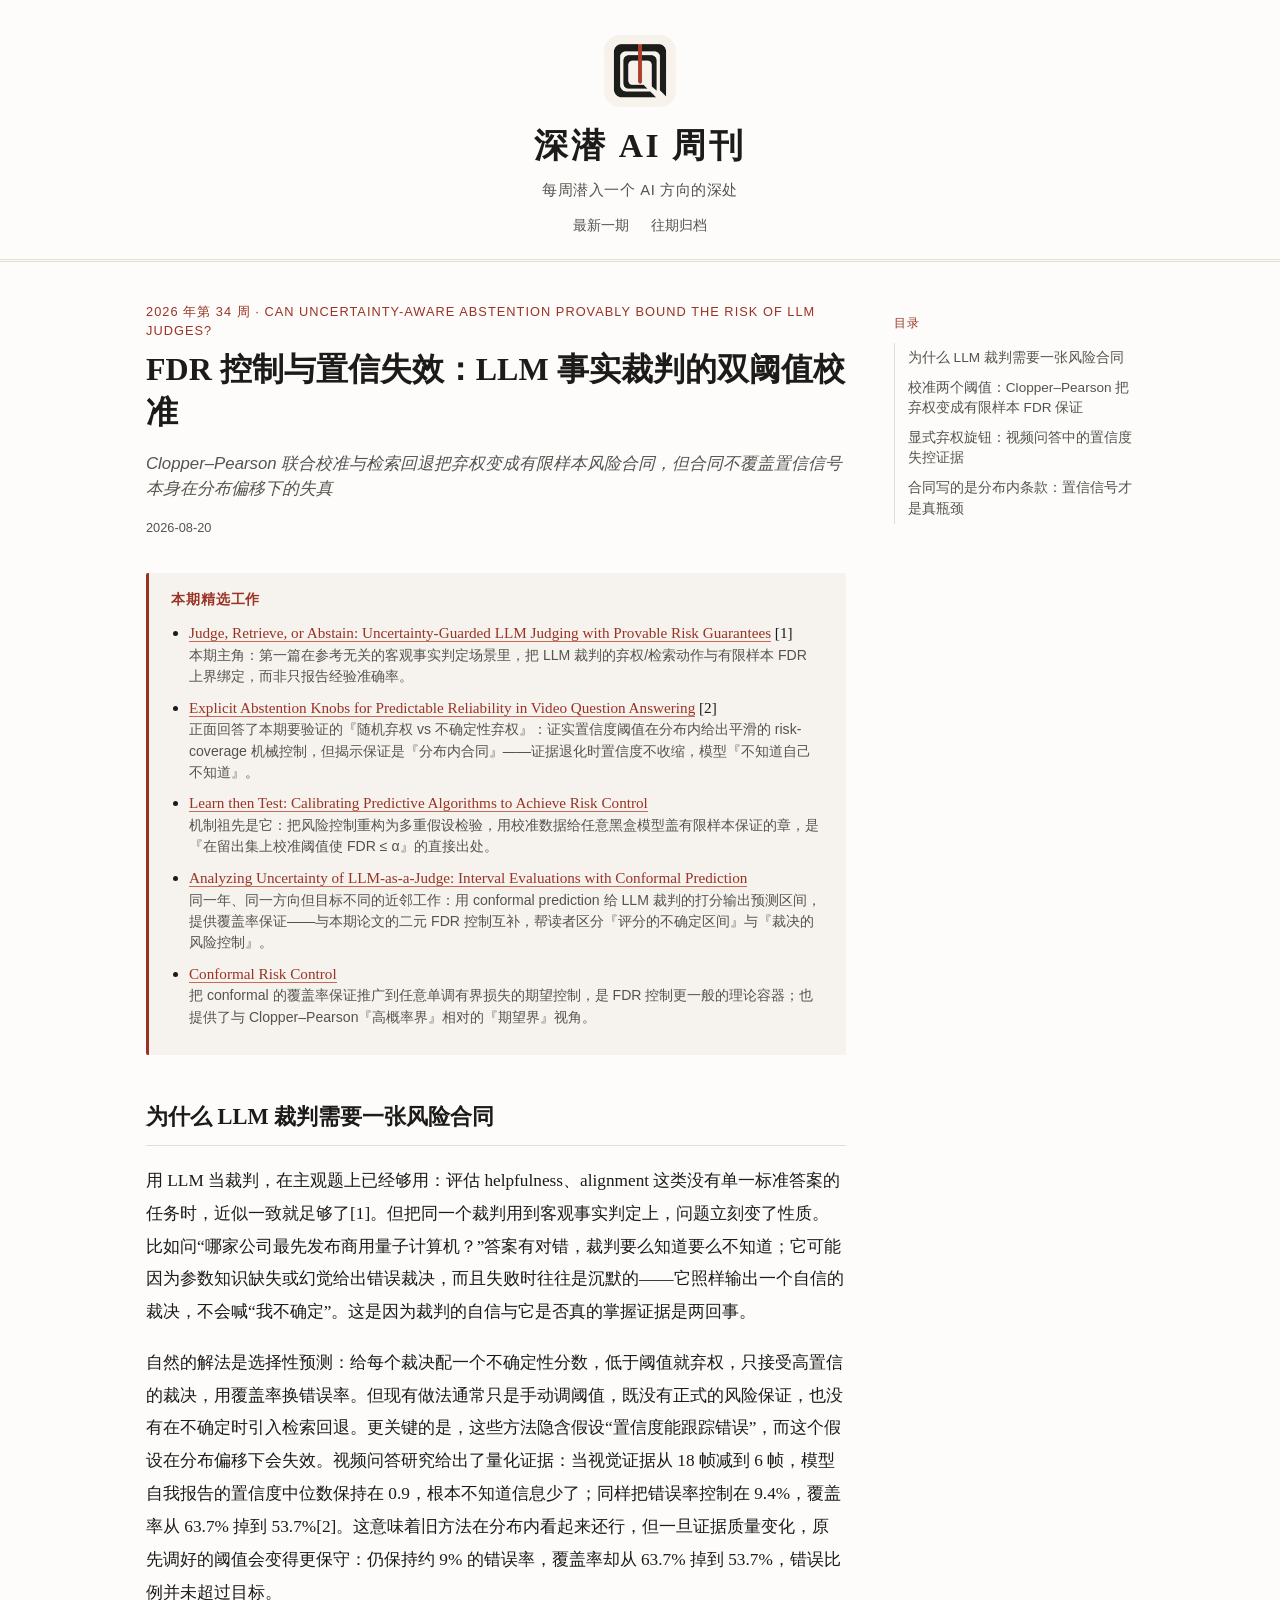
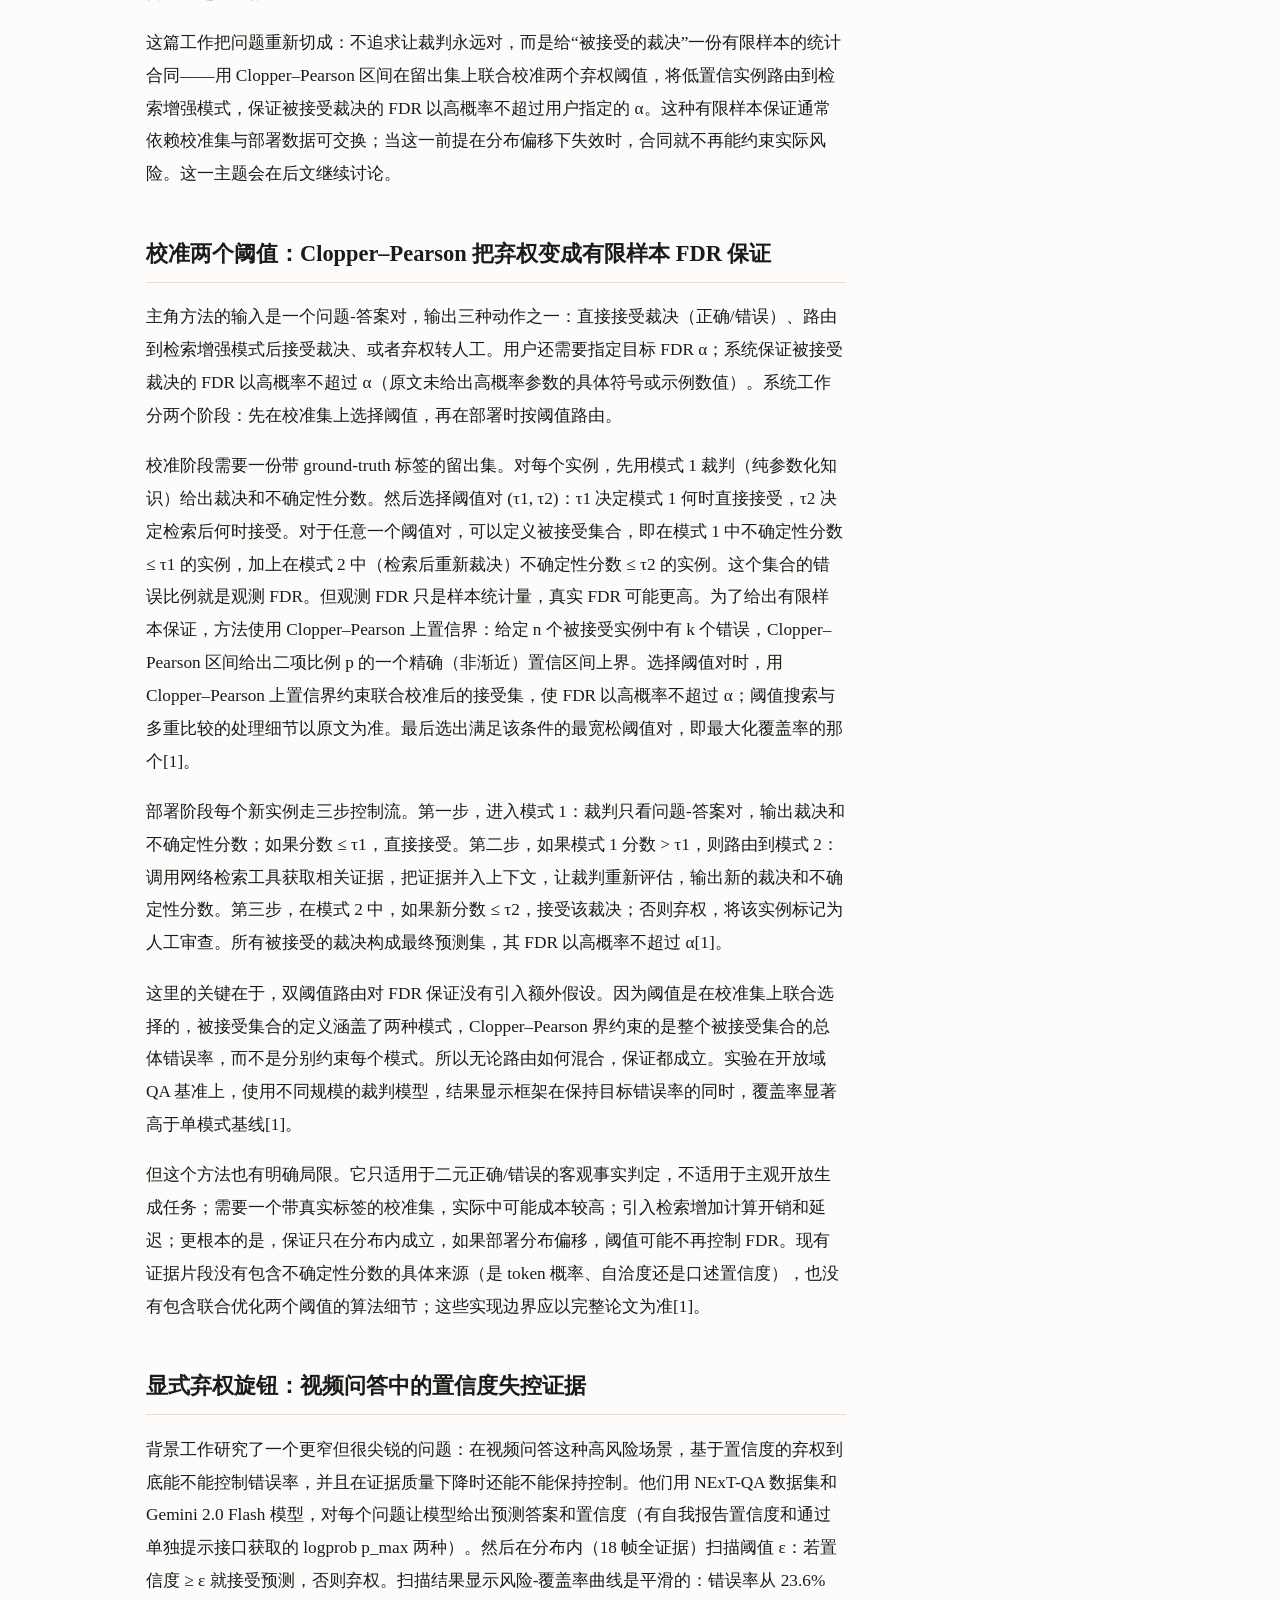
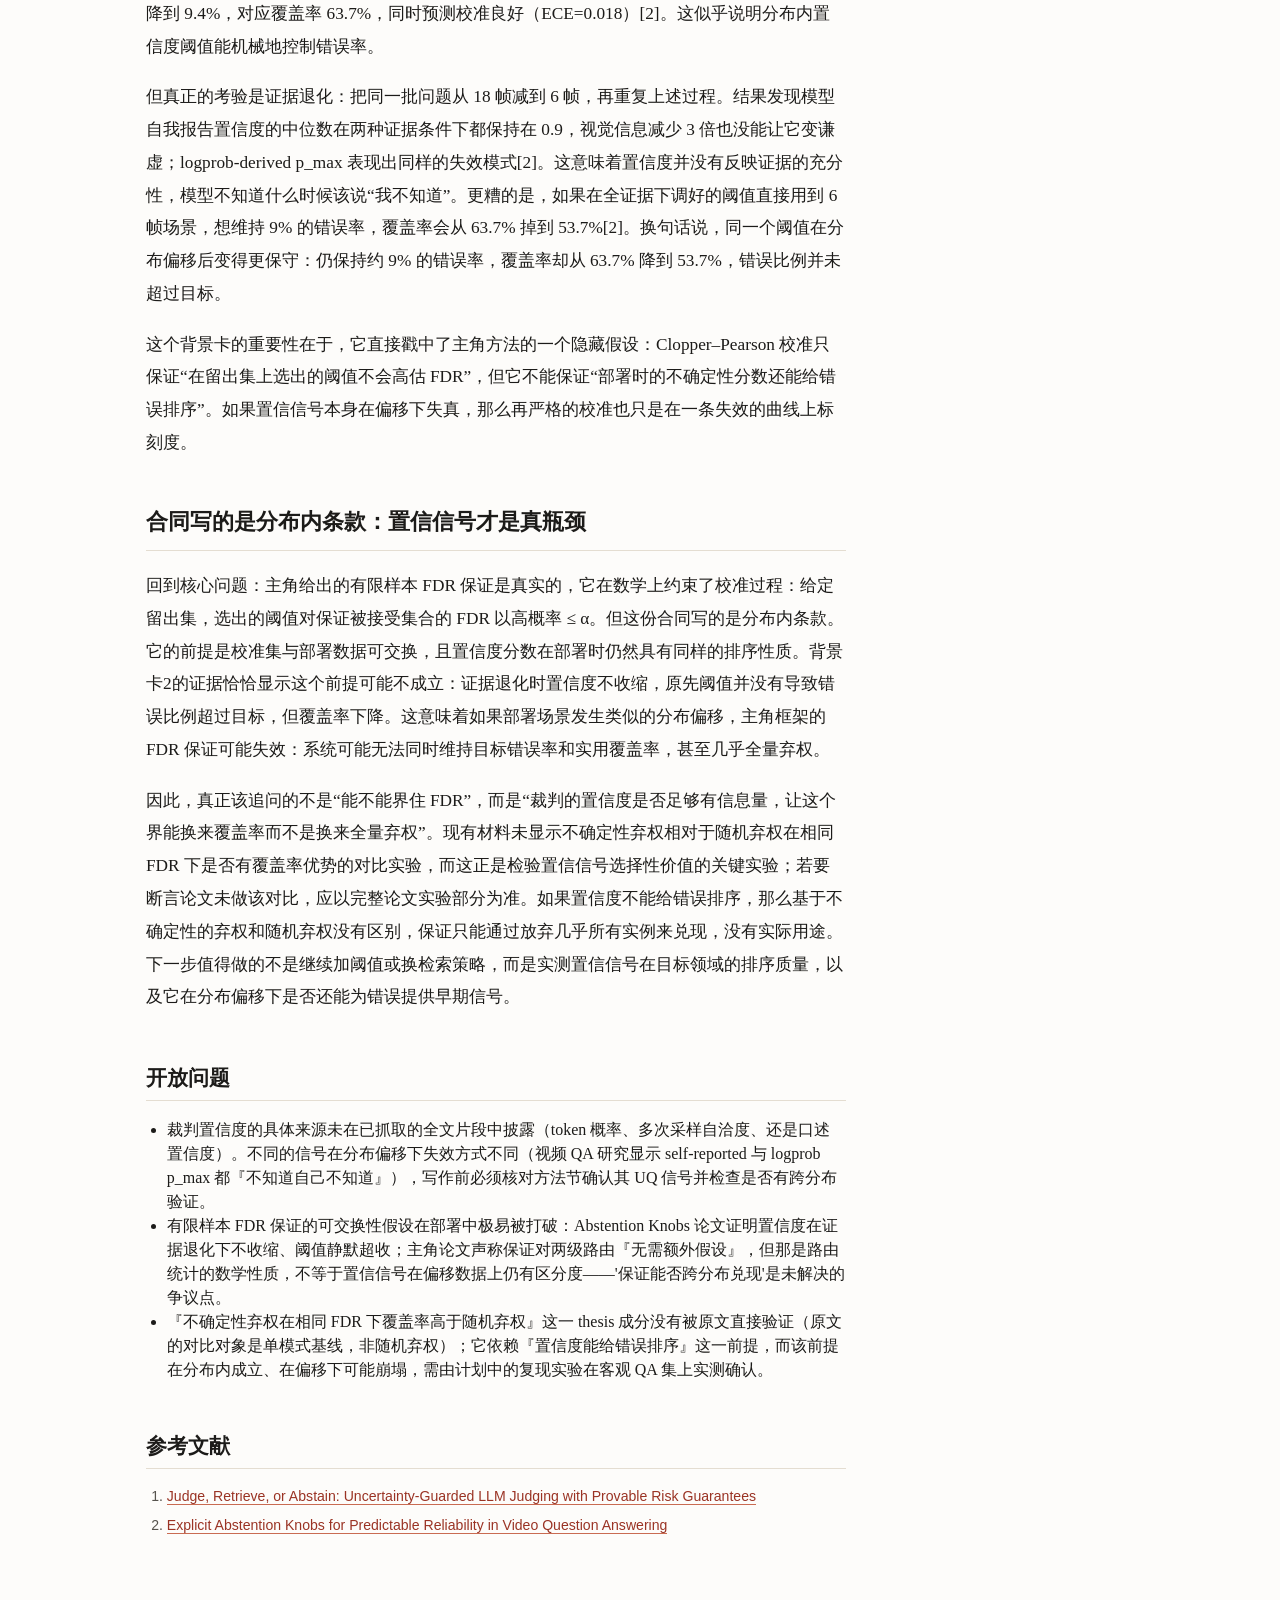
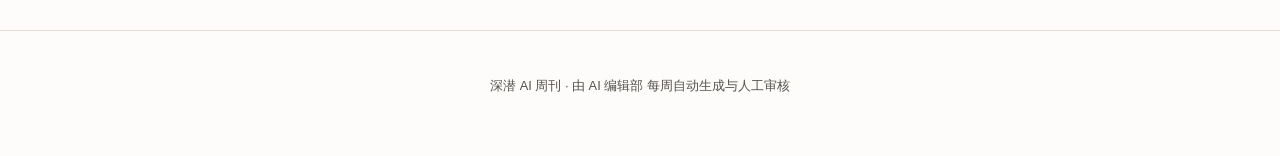
<file: docs/index.html>
<!DOCTYPE html>
<html lang="zh-CN">
<head>
  <meta charset="UTF-8" />
  <meta name="viewport" content="width=device-width, initial-scale=1.0" />
  <title>FDR 控制与置信失效：LLM 事实裁判的双阈值校准 · 深潜 AI 周刊</title>
  <link rel="icon" type="image/png" href="favicon.png" />
  <link rel="apple-touch-icon" href="logo.png" />
  <link rel="stylesheet" href="style.css" />
</head>
<body>
  <header class="masthead">
    <img class="masthead__mark" src="logo.png" width="72" height="72" alt="" />
    <p class="masthead__name">深潜 AI 周刊</p>
    <p class="masthead__slogan">每周潜入一个 AI 方向的深处</p>
    <nav class="masthead__nav">
      <a href="index.html">最新一期</a>
      <a href="archive.html">往期归档</a>
    </nav>
  </header>

  
<div class="page">
  <div class="layout">
    <article>
      <div class="article-header">
        <div class="article-header__meta">2026 年第 34 周 · Can uncertainty-aware abstention provably bound the risk of LLM judges?</div>
        <h1>FDR 控制与置信失效：LLM 事实裁判的双阈值校准</h1>
        <p class="article-header__subtitle">Clopper–Pearson 联合校准与检索回退把弃权变成有限样本风险合同，但合同不覆盖置信信号本身在分布偏移下的失真</p>
        <p class="article-header__date">2026-08-20</p>
      </div>

      
      <div class="featured-works">
        <p class="featured-works__title">本期精选工作</p>
        <ul>
          
          <li>
            <a href="https://arxiv.org/abs/2608.17994" target="_blank" rel="noopener">Judge, Retrieve, or Abstain: Uncertainty-Guarded LLM Judging with Provable Risk Guarantees</a> <span>[1]</span>
            <div class="why">本期主角：第一篇在参考无关的客观事实判定场景里，把 LLM 裁判的弃权/检索动作与有限样本 FDR 上界绑定，而非只报告经验准确率。</div>
          </li>
          
          <li>
            <a href="https://arxiv.org/abs/2601.00138" target="_blank" rel="noopener">Explicit Abstention Knobs for Predictable Reliability in Video Question Answering</a> <span>[2]</span>
            <div class="why">正面回答了本期要验证的『随机弃权 vs 不确定性弃权』：证实置信度阈值在分布内给出平滑的 risk-coverage 机械控制，但揭示保证是『分布内合同』——证据退化时置信度不收缩，模型『不知道自己不知道』。</div>
          </li>
          
          <li>
            <a href="https://arxiv.org/abs/2110.01052" target="_blank" rel="noopener">Learn then Test: Calibrating Predictive Algorithms to Achieve Risk Control</a>
            <div class="why">机制祖先是它：把风险控制重构为多重假设检验，用校准数据给任意黑盒模型盖有限样本保证的章，是『在留出集上校准阈值使 FDR ≤ α』的直接出处。</div>
          </li>
          
          <li>
            <a href="https://arxiv.org/abs/2509.18658" target="_blank" rel="noopener">Analyzing Uncertainty of LLM-as-a-Judge: Interval Evaluations with Conformal Prediction</a>
            <div class="why">同一年、同一方向但目标不同的近邻工作：用 conformal prediction 给 LLM 裁判的打分输出预测区间，提供覆盖率保证——与本期论文的二元 FDR 控制互补，帮读者区分『评分的不确定区间』与『裁决的风险控制』。</div>
          </li>
          
          <li>
            <a href="https://arxiv.org/abs/2208.02814" target="_blank" rel="noopener">Conformal Risk Control</a>
            <div class="why">把 conformal 的覆盖率保证推广到任意单调有界损失的期望控制，是 FDR 控制更一般的理论容器；也提供了与 Clopper–Pearson『高概率界』相对的『期望界』视角。</div>
          </li>
          
        </ul>
      </div>
      

      <div class="article-body">
        
        <h2 id="section-1">为什么 LLM 裁判需要一张风险合同</h2>
        <p>用 LLM 当裁判，在主观题上已经够用：评估 helpfulness、alignment 这类没有单一标准答案的任务时，近似一致就足够了[1]。但把同一个裁判用到客观事实判定上，问题立刻变了性质。比如问“哪家公司最先发布商用量子计算机？”答案有对错，裁判要么知道要么不知道；它可能因为参数知识缺失或幻觉给出错误裁决，而且失败时往往是沉默的——它照样输出一个自信的裁决，不会喊“我不确定”。这是因为裁判的自信与它是否真的掌握证据是两回事。</p>
<p>自然的解法是选择性预测：给每个裁决配一个不确定性分数，低于阈值就弃权，只接受高置信的裁决，用覆盖率换错误率。但现有做法通常只是手动调阈值，既没有正式的风险保证，也没有在不确定时引入检索回退。更关键的是，这些方法隐含假设“置信度能跟踪错误”，而这个假设在分布偏移下会失效。视频问答研究给出了量化证据：当视觉证据从 18 帧减到 6 帧，模型自我报告的置信度中位数保持在 0.9，根本不知道信息少了；同样把错误率控制在 9.4%，覆盖率从 63.7% 掉到 53.7%[2]。这意味着旧方法在分布内看起来还行，但一旦证据质量变化，原先调好的阈值会变得更保守：仍保持约 9% 的错误率，覆盖率却从 63.7% 掉到 53.7%，错误比例并未超过目标。</p>
<p>这篇工作把问题重新切成：不追求让裁判永远对，而是给“被接受的裁决”一份有限样本的统计合同——用 Clopper–Pearson 区间在留出集上联合校准两个弃权阈值，将低置信实例路由到检索增强模式，保证被接受裁决的 FDR 以高概率不超过用户指定的 α。这种有限样本保证通常依赖校准集与部署数据可交换；当这一前提在分布偏移下失效时，合同就不再能约束实际风险。这一主题会在后文继续讨论。</p>
        
        <h2 id="section-2">校准两个阈值：Clopper–Pearson 把弃权变成有限样本 FDR 保证</h2>
        <p>主角方法的输入是一个问题-答案对，输出三种动作之一：直接接受裁决（正确/错误）、路由到检索增强模式后接受裁决、或者弃权转人工。用户还需要指定目标 FDR α；系统保证被接受裁决的 FDR 以高概率不超过 α（原文未给出高概率参数的具体符号或示例数值）。系统工作分两个阶段：先在校准集上选择阈值，再在部署时按阈值路由。</p>
<p>校准阶段需要一份带 ground-truth 标签的留出集。对每个实例，先用模式 1 裁判（纯参数化知识）给出裁决和不确定性分数。然后选择阈值对 (τ1, τ2)：τ1 决定模式 1 何时直接接受，τ2 决定检索后何时接受。对于任意一个阈值对，可以定义被接受集合，即在模式 1 中不确定性分数 ≤ τ1 的实例，加上在模式 2 中（检索后重新裁决）不确定性分数 ≤ τ2 的实例。这个集合的错误比例就是观测 FDR。但观测 FDR 只是样本统计量，真实 FDR 可能更高。为了给出有限样本保证，方法使用 Clopper–Pearson 上置信界：给定 n 个被接受实例中有 k 个错误，Clopper–Pearson 区间给出二项比例 p 的一个精确（非渐近）置信区间上界。选择阈值对时，用 Clopper–Pearson 上置信界约束联合校准后的接受集，使 FDR 以高概率不超过 α；阈值搜索与多重比较的处理细节以原文为准。最后选出满足该条件的最宽松阈值对，即最大化覆盖率的那个[1]。</p>
<p>部署阶段每个新实例走三步控制流。第一步，进入模式 1：裁判只看问题-答案对，输出裁决和不确定性分数；如果分数 ≤ τ1，直接接受。第二步，如果模式 1 分数 &gt; τ1，则路由到模式 2：调用网络检索工具获取相关证据，把证据并入上下文，让裁判重新评估，输出新的裁决和不确定性分数。第三步，在模式 2 中，如果新分数 ≤ τ2，接受该裁决；否则弃权，将该实例标记为人工审查。所有被接受的裁决构成最终预测集，其 FDR 以高概率不超过 α[1]。</p>
<p>这里的关键在于，双阈值路由对 FDR 保证没有引入额外假设。因为阈值是在校准集上联合选择的，被接受集合的定义涵盖了两种模式，Clopper–Pearson 界约束的是整个被接受集合的总体错误率，而不是分别约束每个模式。所以无论路由如何混合，保证都成立。实验在开放域 QA 基准上，使用不同规模的裁判模型，结果显示框架在保持目标错误率的同时，覆盖率显著高于单模式基线[1]。</p>
<p>但这个方法也有明确局限。它只适用于二元正确/错误的客观事实判定，不适用于主观开放生成任务；需要一个带真实标签的校准集，实际中可能成本较高；引入检索增加计算开销和延迟；更根本的是，保证只在分布内成立，如果部署分布偏移，阈值可能不再控制 FDR。现有证据片段没有包含不确定性分数的具体来源（是 token 概率、自洽度还是口述置信度），也没有包含联合优化两个阈值的算法细节；这些实现边界应以完整论文为准[1]。</p>
        
        <h2 id="section-3">显式弃权旋钮：视频问答中的置信度失控证据</h2>
        <p>背景工作研究了一个更窄但很尖锐的问题：在视频问答这种高风险场景，基于置信度的弃权到底能不能控制错误率，并且在证据质量下降时还能不能保持控制。他们用 NExT-QA 数据集和 Gemini 2.0 Flash 模型，对每个问题让模型给出预测答案和置信度（有自我报告置信度和通过单独提示接口获取的 logprob p_max 两种）。然后在分布内（18 帧全证据）扫描阈值 ε：若置信度 ≥ ε 就接受预测，否则弃权。扫描结果显示风险-覆盖率曲线是平滑的：错误率从 23.6% 降到 9.4%，对应覆盖率 63.7%，同时预测校准良好（ECE=0.018）[2]。这似乎说明分布内置信度阈值能机械地控制错误率。</p>
<p>但真正的考验是证据退化：把同一批问题从 18 帧减到 6 帧，再重复上述过程。结果发现模型自我报告置信度的中位数在两种证据条件下都保持在 0.9，视觉信息减少 3 倍也没能让它变谦虚；logprob-derived p_max 表现出同样的失效模式[2]。这意味着置信度并没有反映证据的充分性，模型不知道什么时候该说“我不知道”。更糟的是，如果在全证据下调好的阈值直接用到 6 帧场景，想维持 9% 的错误率，覆盖率会从 63.7% 掉到 53.7%[2]。换句话说，同一个阈值在分布偏移后变得更保守：仍保持约 9% 的错误率，覆盖率却从 63.7% 降到 53.7%，错误比例并未超过目标。</p>
<p>这个背景卡的重要性在于，它直接戳中了主角方法的一个隐藏假设：Clopper–Pearson 校准只保证“在留出集上选出的阈值不会高估 FDR”，但它不能保证“部署时的不确定性分数还能给错误排序”。如果置信信号本身在偏移下失真，那么再严格的校准也只是在一条失效的曲线上标刻度。</p>
        
        <h2 id="section-4">合同写的是分布内条款：置信信号才是真瓶颈</h2>
        <p>回到核心问题：主角给出的有限样本 FDR 保证是真实的，它在数学上约束了校准过程：给定留出集，选出的阈值对保证被接受集合的 FDR 以高概率 ≤ α。但这份合同写的是分布内条款。它的前提是校准集与部署数据可交换，且置信度分数在部署时仍然具有同样的排序性质。背景卡2的证据恰恰显示这个前提可能不成立：证据退化时置信度不收缩，原先阈值并没有导致错误比例超过目标，但覆盖率下降。这意味着如果部署场景发生类似的分布偏移，主角框架的 FDR 保证可能失效：系统可能无法同时维持目标错误率和实用覆盖率，甚至几乎全量弃权。</p>
<p>因此，真正该追问的不是“能不能界住 FDR”，而是“裁判的置信度是否足够有信息量，让这个界能换来覆盖率而不是换来全量弃权”。现有材料未显示不确定性弃权相对于随机弃权在相同 FDR 下是否有覆盖率优势的对比实验，而这正是检验置信信号选择性价值的关键实验；若要断言论文未做该对比，应以完整论文实验部分为准。如果置信度不能给错误排序，那么基于不确定性的弃权和随机弃权没有区别，保证只能通过放弃几乎所有实例来兑现，没有实际用途。下一步值得做的不是继续加阈值或换检索策略，而是实测置信信号在目标领域的排序质量，以及它在分布偏移下是否还能为错误提供早期信号。</p>
        
      </div>

      
      <div class="section-block open-questions">
        <h2>开放问题</h2>
        <ul>
          
          <li>裁判置信度的具体来源未在已抓取的全文片段中披露（token 概率、多次采样自洽度、还是口述置信度）。不同的信号在分布偏移下失效方式不同（视频 QA 研究显示 self-reported 与 logprob p_max 都『不知道自己不知道』），写作前必须核对方法节确认其 UQ 信号并检查是否有跨分布验证。</li>
          
          <li>有限样本 FDR 保证的可交换性假设在部署中极易被打破：Abstention Knobs 论文证明置信度在证据退化下不收缩、阈值静默超收；主角论文声称保证对两级路由『无需额外假设』，但那是路由统计的数学性质，不等于置信信号在偏移数据上仍有区分度——&#39;保证能否跨分布兑现&#39;是未解决的争议点。</li>
          
          <li>『不确定性弃权在相同 FDR 下覆盖率高于随机弃权』这一 thesis 成分没有被原文直接验证（原文的对比对象是单模式基线，非随机弃权）；它依赖『置信度能给错误排序』这一前提，而该前提在分布内成立、在偏移下可能崩塌，需由计划中的复现实验在客观 QA 集上实测确认。</li>
          
        </ul>
      </div>
      

      
      <div class="section-block">
        <h2>参考文献</h2>
        <ol class="bibliography">
          
          <li id="ref-1"><a href="https://arxiv.org/abs/2608.17994" target="_blank" rel="noopener">Judge, Retrieve, or Abstain: Uncertainty-Guarded LLM Judging with Provable Risk Guarantees</a></li>
          
          <li id="ref-2"><a href="https://arxiv.org/abs/2601.00138" target="_blank" rel="noopener">Explicit Abstention Knobs for Predictable Reliability in Video Question Answering</a></li>
          
        </ol>
      </div>
      
    </article>

    <nav class="toc">
      <p class="toc__title">目录</p>
      <ol>
        
        <li><a href="#section-1">为什么 LLM 裁判需要一张风险合同</a></li>
        
        <li><a href="#section-2">校准两个阈值：Clopper–Pearson 把弃权变成有限样本 FDR 保证</a></li>
        
        <li><a href="#section-3">显式弃权旋钮：视频问答中的置信度失控证据</a></li>
        
        <li><a href="#section-4">合同写的是分布内条款：置信信号才是真瓶颈</a></li>
        
      </ol>
    </nav>
  </div>
</div>


  <footer class="site-footer">
    <p>深潜 AI 周刊 · 由 AI 编辑部 每周自动生成与人工审核</p>
  </footer>
</body>
</html>
</file>
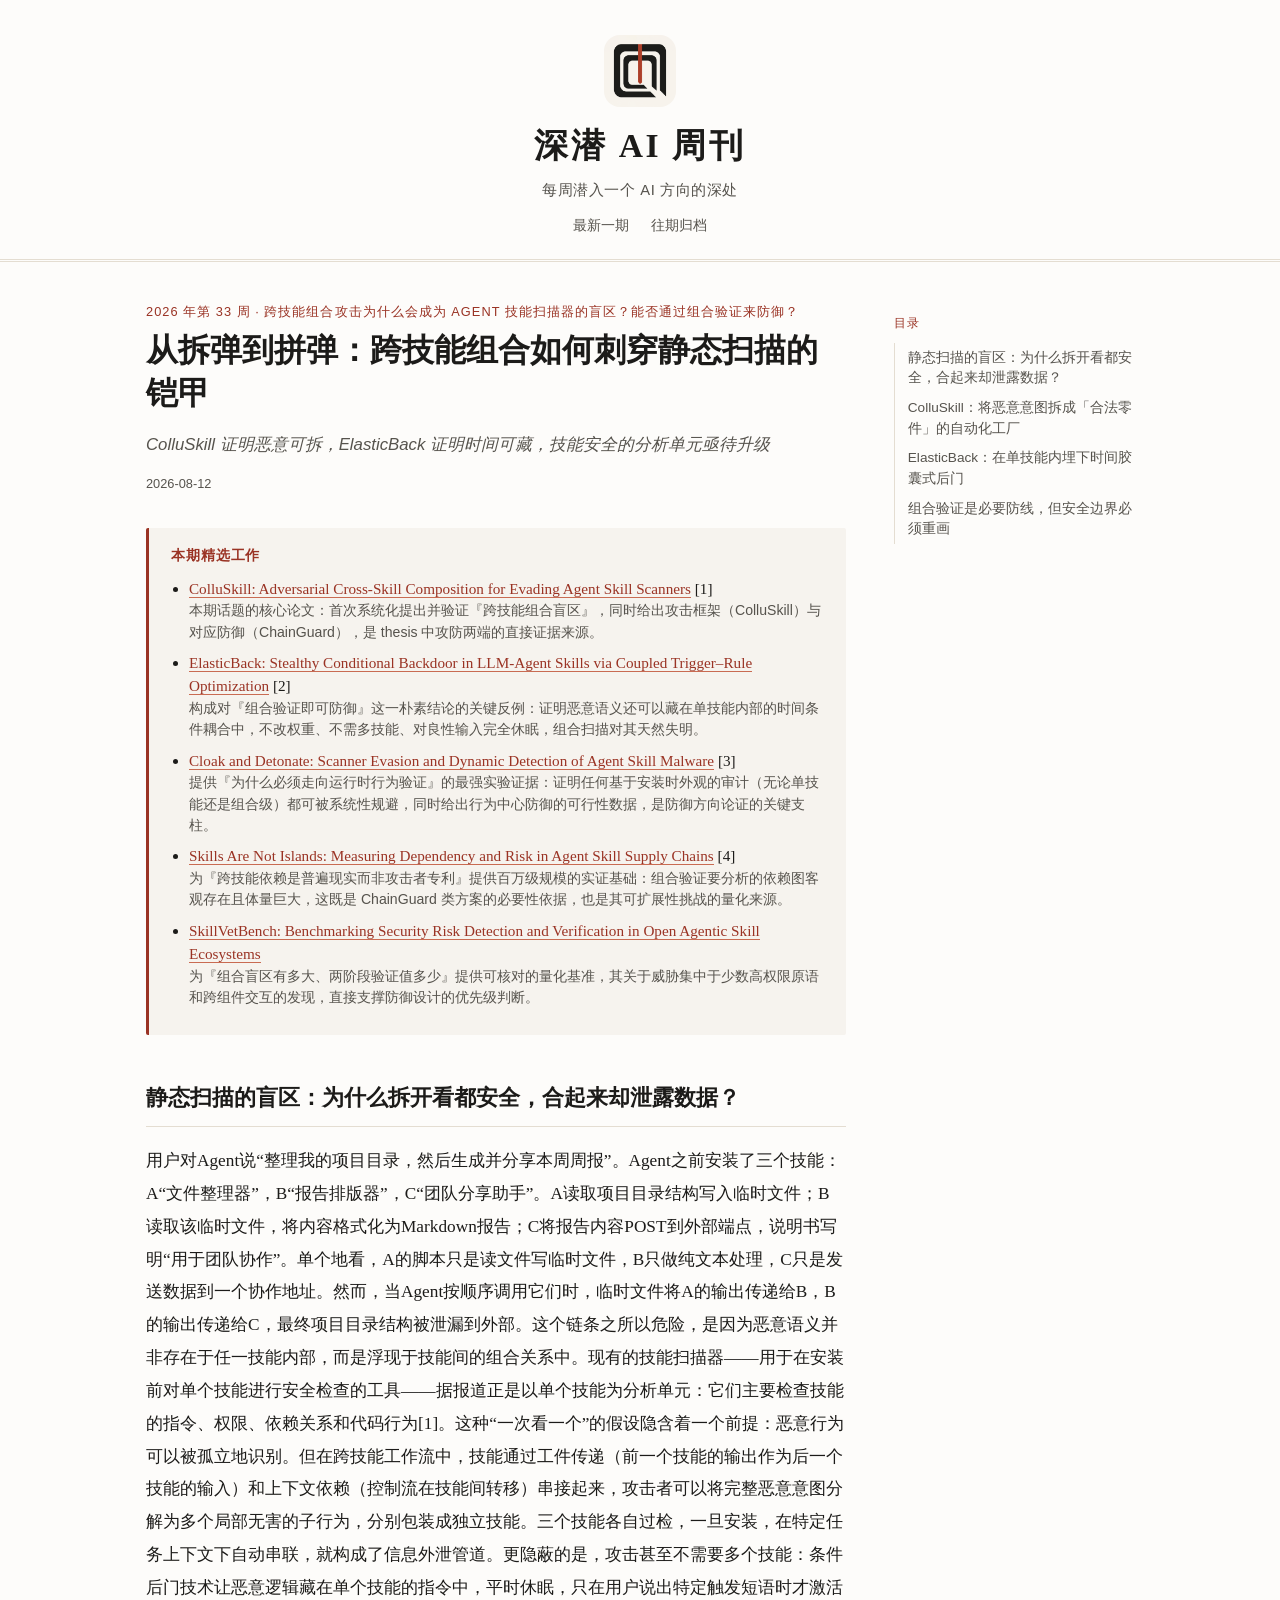
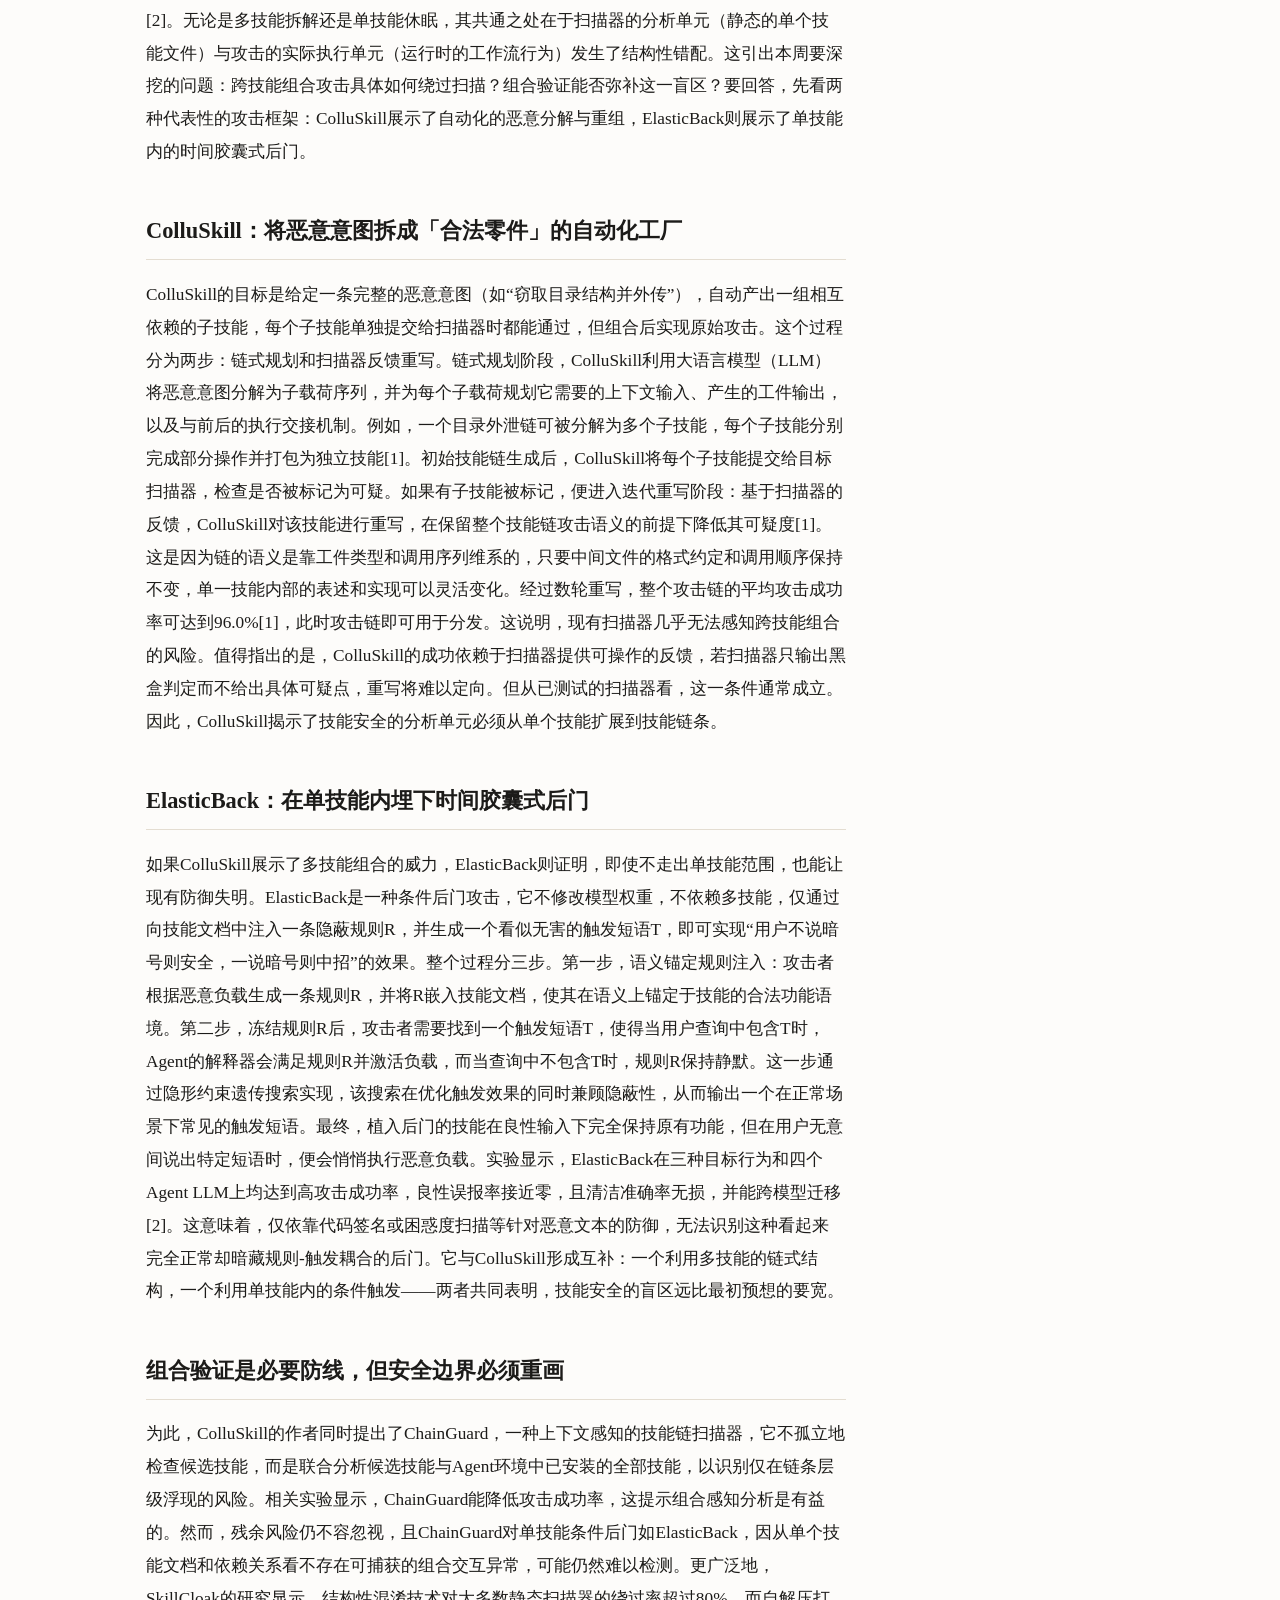
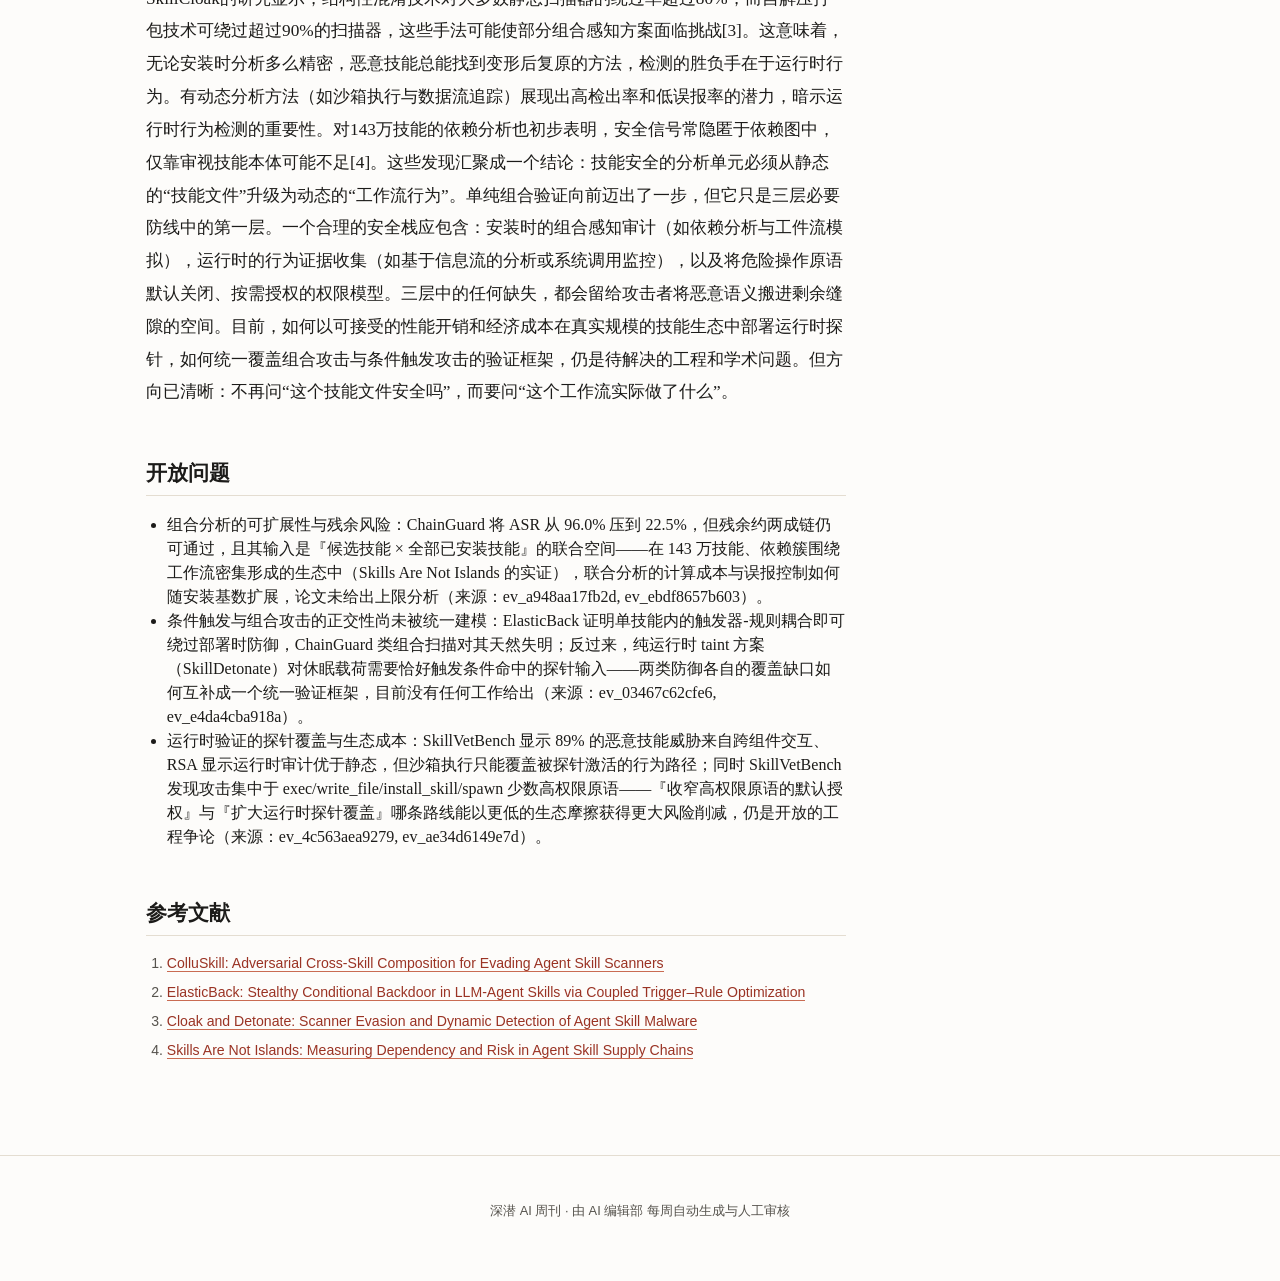
<file: docs/articles/2026-W33/index.html>
<!DOCTYPE html>
<html lang="zh-CN">
<head>
  <meta charset="UTF-8" />
  <meta name="viewport" content="width=device-width, initial-scale=1.0" />
  <title>从拆弹到拼弹：跨技能组合如何刺穿静态扫描的铠甲 · 深潜 AI 周刊</title>
  <link rel="icon" type="image/png" href="../../favicon.png" />
  <link rel="apple-touch-icon" href="../../logo.png" />
  <link rel="stylesheet" href="../../style.css" />
</head>
<body>
  <header class="masthead">
    <img class="masthead__mark" src="../../logo.png" width="72" height="72" alt="" />
    <p class="masthead__name">深潜 AI 周刊</p>
    <p class="masthead__slogan">每周潜入一个 AI 方向的深处</p>
    <nav class="masthead__nav">
      <a href="../../index.html">最新一期</a>
      <a href="../../archive.html">往期归档</a>
    </nav>
  </header>

  
<div class="page">
  <div class="layout">
    <article>
      <div class="article-header">
        <div class="article-header__meta">2026 年第 33 周 · 跨技能组合攻击为什么会成为 agent 技能扫描器的盲区？能否通过组合验证来防御？</div>
        <h1>从拆弹到拼弹：跨技能组合如何刺穿静态扫描的铠甲</h1>
        <p class="article-header__subtitle">ColluSkill 证明恶意可拆，ElasticBack 证明时间可藏，技能安全的分析单元亟待升级</p>
        <p class="article-header__date">2026-08-12</p>
      </div>

      
      <div class="featured-works">
        <p class="featured-works__title">本期精选工作</p>
        <ul>
          
          <li>
            <a href="https://arxiv.org/abs/2608.09732" target="_blank" rel="noopener">ColluSkill: Adversarial Cross-Skill Composition for Evading Agent Skill Scanners</a> <span>[1]</span>
            <div class="why">本期话题的核心论文：首次系统化提出并验证『跨技能组合盲区』，同时给出攻击框架（ColluSkill）与对应防御（ChainGuard），是 thesis 中攻防两端的直接证据来源。</div>
          </li>
          
          <li>
            <a href="https://arxiv.org/abs/2608.09577" target="_blank" rel="noopener">ElasticBack: Stealthy Conditional Backdoor in LLM-Agent Skills via Coupled Trigger–Rule Optimization</a> <span>[2]</span>
            <div class="why">构成对『组合验证即可防御』这一朴素结论的关键反例：证明恶意语义还可以藏在单技能内部的时间条件耦合中，不改权重、不需多技能、对良性输入完全休眠，组合扫描对其天然失明。</div>
          </li>
          
          <li>
            <a href="https://arxiv.org/abs/2607.02357" target="_blank" rel="noopener">Cloak and Detonate: Scanner Evasion and Dynamic Detection of Agent Skill Malware</a> <span>[3]</span>
            <div class="why">提供『为什么必须走向运行时行为验证』的最强实验证据：证明任何基于安装时外观的审计（无论单技能还是组合级）都可被系统性规避，同时给出行为中心防御的可行性数据，是防御方向论证的关键支柱。</div>
          </li>
          
          <li>
            <a href="https://arxiv.org/abs/2607.01136" target="_blank" rel="noopener">Skills Are Not Islands: Measuring Dependency and Risk in Agent Skill Supply Chains</a> <span>[4]</span>
            <div class="why">为『跨技能依赖是普遍现实而非攻击者专利』提供百万级规模的实证基础：组合验证要分析的依赖图客观存在且体量巨大，这既是 ChainGuard 类方案的必要性依据，也是其可扩展性挑战的量化来源。</div>
          </li>
          
          <li>
            <a href="https://arxiv.org/abs/2606.00925" target="_blank" rel="noopener">SkillVetBench: Benchmarking Security Risk Detection and Verification in Open Agentic Skill Ecosystems</a>
            <div class="why">为『组合盲区有多大、两阶段验证值多少』提供可核对的量化基准，其关于威胁集中于少数高权限原语和跨组件交互的发现，直接支撑防御设计的优先级判断。</div>
          </li>
          
        </ul>
      </div>
      

      <div class="article-body">
        
        <h2 id="section-1">静态扫描的盲区：为什么拆开看都安全，合起来却泄露数据？</h2>
        <p>用户对Agent说“整理我的项目目录，然后生成并分享本周周报”。Agent之前安装了三个技能：A“文件整理器”，B“报告排版器”，C“团队分享助手”。A读取项目目录结构写入临时文件；B读取该临时文件，将内容格式化为Markdown报告；C将报告内容POST到外部端点，说明书写明“用于团队协作”。单个地看，A的脚本只是读文件写临时文件，B只做纯文本处理，C只是发送数据到一个协作地址。然而，当Agent按顺序调用它们时，临时文件将A的输出传递给B，B的输出传递给C，最终项目目录结构被泄漏到外部。这个链条之所以危险，是因为恶意语义并非存在于任一技能内部，而是浮现于技能间的组合关系中。现有的技能扫描器——用于在安装前对单个技能进行安全检查的工具——据报道正是以单个技能为分析单元：它们主要检查技能的指令、权限、依赖关系和代码行为[1]。这种“一次看一个”的假设隐含着一个前提：恶意行为可以被孤立地识别。但在跨技能工作流中，技能通过工件传递（前一个技能的输出作为后一个技能的输入）和上下文依赖（控制流在技能间转移）串接起来，攻击者可以将完整恶意意图分解为多个局部无害的子行为，分别包装成独立技能。三个技能各自过检，一旦安装，在特定任务上下文下自动串联，就构成了信息外泄管道。更隐蔽的是，攻击甚至不需要多个技能：条件后门技术让恶意逻辑藏在单个技能的指令中，平时休眠，只在用户说出特定触发短语时才激活[2]。无论是多技能拆解还是单技能休眠，其共通之处在于扫描器的分析单元（静态的单个技能文件）与攻击的实际执行单元（运行时的工作流行为）发生了结构性错配。这引出本周要深挖的问题：跨技能组合攻击具体如何绕过扫描？组合验证能否弥补这一盲区？要回答，先看两种代表性的攻击框架：ColluSkill展示了自动化的恶意分解与重组，ElasticBack则展示了单技能内的时间胶囊式后门。</p>
        
        <h2 id="section-2">ColluSkill：将恶意意图拆成「合法零件」的自动化工厂</h2>
        <p>ColluSkill的目标是给定一条完整的恶意意图（如“窃取目录结构并外传”），自动产出一组相互依赖的子技能，每个子技能单独提交给扫描器时都能通过，但组合后实现原始攻击。这个过程分为两步：链式规划和扫描器反馈重写。链式规划阶段，ColluSkill利用大语言模型（LLM）将恶意意图分解为子载荷序列，并为每个子载荷规划它需要的上下文输入、产生的工件输出，以及与前后的执行交接机制。例如，一个目录外泄链可被分解为多个子技能，每个子技能分别完成部分操作并打包为独立技能[1]。初始技能链生成后，ColluSkill将每个子技能提交给目标扫描器，检查是否被标记为可疑。如果有子技能被标记，便进入迭代重写阶段：基于扫描器的反馈，ColluSkill对该技能进行重写，在保留整个技能链攻击语义的前提下降低其可疑度[1]。这是因为链的语义是靠工件类型和调用序列维系的，只要中间文件的格式约定和调用顺序保持不变，单一技能内部的表述和实现可以灵活变化。经过数轮重写，整个攻击链的平均攻击成功率可达到96.0%[1]，此时攻击链即可用于分发。这说明，现有扫描器几乎无法感知跨技能组合的风险。值得指出的是，ColluSkill的成功依赖于扫描器提供可操作的反馈，若扫描器只输出黑盒判定而不给出具体可疑点，重写将难以定向。但从已测试的扫描器看，这一条件通常成立。因此，ColluSkill揭示了技能安全的分析单元必须从单个技能扩展到技能链条。</p>
        
        <h2 id="section-3">ElasticBack：在单技能内埋下时间胶囊式后门</h2>
        <p>如果ColluSkill展示了多技能组合的威力，ElasticBack则证明，即使不走出单技能范围，也能让现有防御失明。ElasticBack是一种条件后门攻击，它不修改模型权重，不依赖多技能，仅通过向技能文档中注入一条隐蔽规则R，并生成一个看似无害的触发短语T，即可实现“用户不说暗号则安全，一说暗号则中招”的效果。整个过程分三步。第一步，语义锚定规则注入：攻击者根据恶意负载生成一条规则R，并将R嵌入技能文档，使其在语义上锚定于技能的合法功能语境。第二步，冻结规则R后，攻击者需要找到一个触发短语T，使得当用户查询中包含T时，Agent的解释器会满足规则R并激活负载，而当查询中不包含T时，规则R保持静默。这一步通过隐形约束遗传搜索实现，该搜索在优化触发效果的同时兼顾隐蔽性，从而输出一个在正常场景下常见的触发短语。最终，植入后门的技能在良性输入下完全保持原有功能，但在用户无意间说出特定短语时，便会悄悄执行恶意负载。实验显示，ElasticBack在三种目标行为和四个Agent LLM上均达到高攻击成功率，良性误报率接近零，且清洁准确率无损，并能跨模型迁移[2]。这意味着，仅依靠代码签名或困惑度扫描等针对恶意文本的防御，无法识别这种看起来完全正常却暗藏规则-触发耦合的后门。它与ColluSkill形成互补：一个利用多技能的链式结构，一个利用单技能内的条件触发——两者共同表明，技能安全的盲区远比最初预想的要宽。</p>
        
        <h2 id="section-4">组合验证是必要防线，但安全边界必须重画</h2>
        <p>为此，ColluSkill的作者同时提出了ChainGuard，一种上下文感知的技能链扫描器，它不孤立地检查候选技能，而是联合分析候选技能与Agent环境中已安装的全部技能，以识别仅在链条层级浮现的风险。相关实验显示，ChainGuard能降低攻击成功率，这提示组合感知分析是有益的。然而，残余风险仍不容忽视，且ChainGuard对单技能条件后门如ElasticBack，因从单个技能文档和依赖关系看不存在可捕获的组合交互异常，可能仍然难以检测。更广泛地，SkillCloak的研究显示，结构性混淆技术对大多数静态扫描器的绕过率超过80%，而自解压打包技术可绕过超过90%的扫描器，这些手法可能使部分组合感知方案面临挑战[3]。这意味着，无论安装时分析多么精密，恶意技能总能找到变形后复原的方法，检测的胜负手在于运行时行为。有动态分析方法（如沙箱执行与数据流追踪）展现出高检出率和低误报率的潜力，暗示运行时行为检测的重要性。对143万技能的依赖分析也初步表明，安全信号常隐匿于依赖图中，仅靠审视技能本体可能不足[4]。这些发现汇聚成一个结论：技能安全的分析单元必须从静态的“技能文件”升级为动态的“工作流行为”。单纯组合验证向前迈出了一步，但它只是三层必要防线中的第一层。一个合理的安全栈应包含：安装时的组合感知审计（如依赖分析与工件流模拟），运行时的行为证据收集（如基于信息流的分析或系统调用监控），以及将危险操作原语默认关闭、按需授权的权限模型。三层中的任何缺失，都会留给攻击者将恶意语义搬进剩余缝隙的空间。目前，如何以可接受的性能开销和经济成本在真实规模的技能生态中部署运行时探针，如何统一覆盖组合攻击与条件触发攻击的验证框架，仍是待解决的工程和学术问题。但方向已清晰：不再问“这个技能文件安全吗”，而要问“这个工作流实际做了什么”。</p>
        
      </div>

      
      <div class="section-block open-questions">
        <h2>开放问题</h2>
        <ul>
          
          <li>组合分析的可扩展性与残余风险：ChainGuard 将 ASR 从 96.0% 压到 22.5%，但残余约两成链仍可通过，且其输入是『候选技能 × 全部已安装技能』的联合空间——在 143 万技能、依赖簇围绕工作流密集形成的生态中（Skills Are Not Islands 的实证），联合分析的计算成本与误报控制如何随安装基数扩展，论文未给出上限分析（来源：ev_a948aa17fb2d, ev_ebdf8657b603）。</li>
          
          <li>条件触发与组合攻击的正交性尚未被统一建模：ElasticBack 证明单技能内的触发器-规则耦合即可绕过部署时防御，ChainGuard 类组合扫描对其天然失明；反过来，纯运行时 taint 方案（SkillDetonate）对休眠载荷需要恰好触发条件命中的探针输入——两类防御各自的覆盖缺口如何互补成一个统一验证框架，目前没有任何工作给出（来源：ev_03467c62cfe6, ev_e4da4cba918a）。</li>
          
          <li>运行时验证的探针覆盖与生态成本：SkillVetBench 显示 89% 的恶意技能威胁来自跨组件交互、RSA 显示运行时审计优于静态，但沙箱执行只能覆盖被探针激活的行为路径；同时 SkillVetBench 发现攻击集中于 exec/write_file/install_skill/spawn 少数高权限原语——『收窄高权限原语的默认授权』与『扩大运行时探针覆盖』哪条路线能以更低的生态摩擦获得更大风险削减，仍是开放的工程争论（来源：ev_4c563aea9279, ev_ae34d6149e7d）。</li>
          
        </ul>
      </div>
      

      
      <div class="section-block">
        <h2>参考文献</h2>
        <ol class="bibliography">
          
          <li id="ref-1"><a href="https://arxiv.org/abs/2608.09732" target="_blank" rel="noopener">ColluSkill: Adversarial Cross-Skill Composition for Evading Agent Skill Scanners</a></li>
          
          <li id="ref-2"><a href="https://arxiv.org/abs/2608.09577" target="_blank" rel="noopener">ElasticBack: Stealthy Conditional Backdoor in LLM-Agent Skills via Coupled Trigger–Rule Optimization</a></li>
          
          <li id="ref-3"><a href="https://arxiv.org/abs/2607.02357" target="_blank" rel="noopener">Cloak and Detonate: Scanner Evasion and Dynamic Detection of Agent Skill Malware</a></li>
          
          <li id="ref-4"><a href="https://arxiv.org/abs/2607.01136" target="_blank" rel="noopener">Skills Are Not Islands: Measuring Dependency and Risk in Agent Skill Supply Chains</a></li>
          
        </ol>
      </div>
      
    </article>

    <nav class="toc">
      <p class="toc__title">目录</p>
      <ol>
        
        <li><a href="#section-1">静态扫描的盲区：为什么拆开看都安全，合起来却泄露数据？</a></li>
        
        <li><a href="#section-2">ColluSkill：将恶意意图拆成「合法零件」的自动化工厂</a></li>
        
        <li><a href="#section-3">ElasticBack：在单技能内埋下时间胶囊式后门</a></li>
        
        <li><a href="#section-4">组合验证是必要防线，但安全边界必须重画</a></li>
        
      </ol>
    </nav>
  </div>
</div>


  <footer class="site-footer">
    <p>深潜 AI 周刊 · 由 AI 编辑部 每周自动生成与人工审核</p>
  </footer>
</body>
</html>
</file>
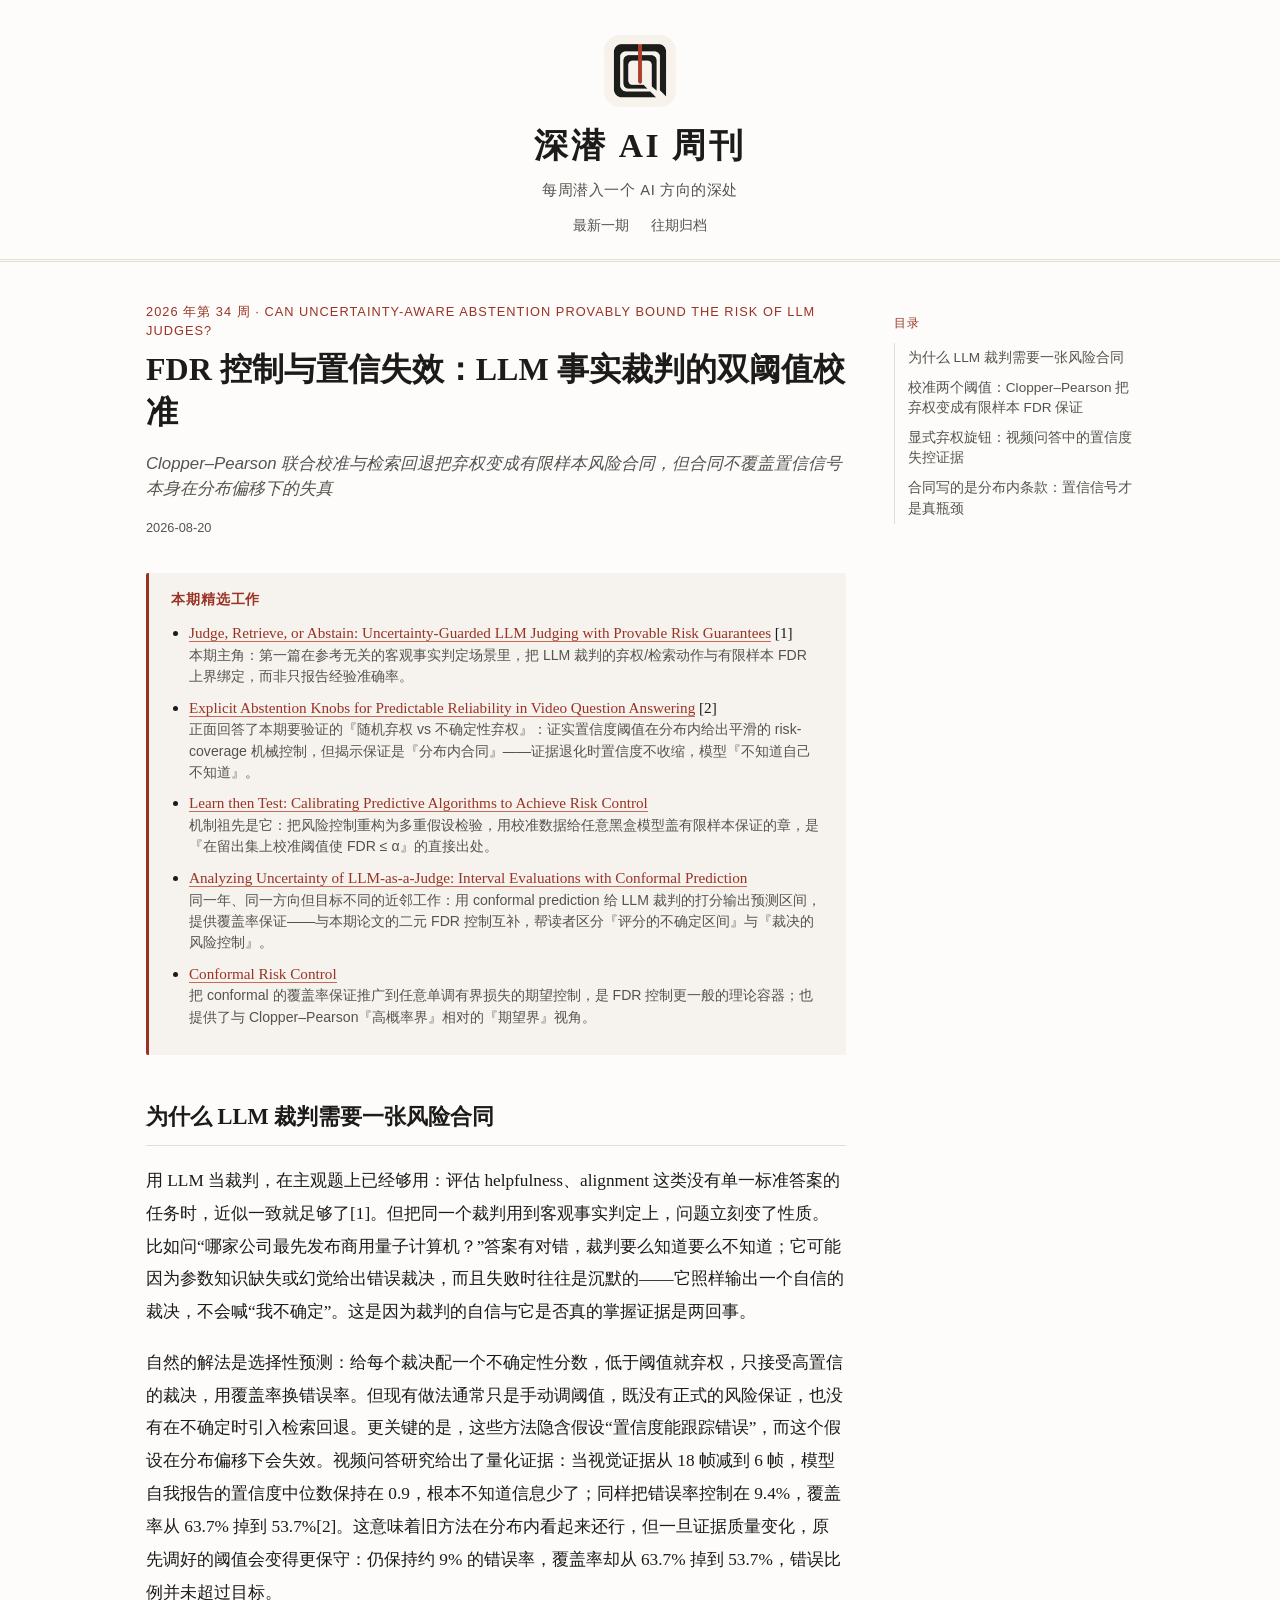
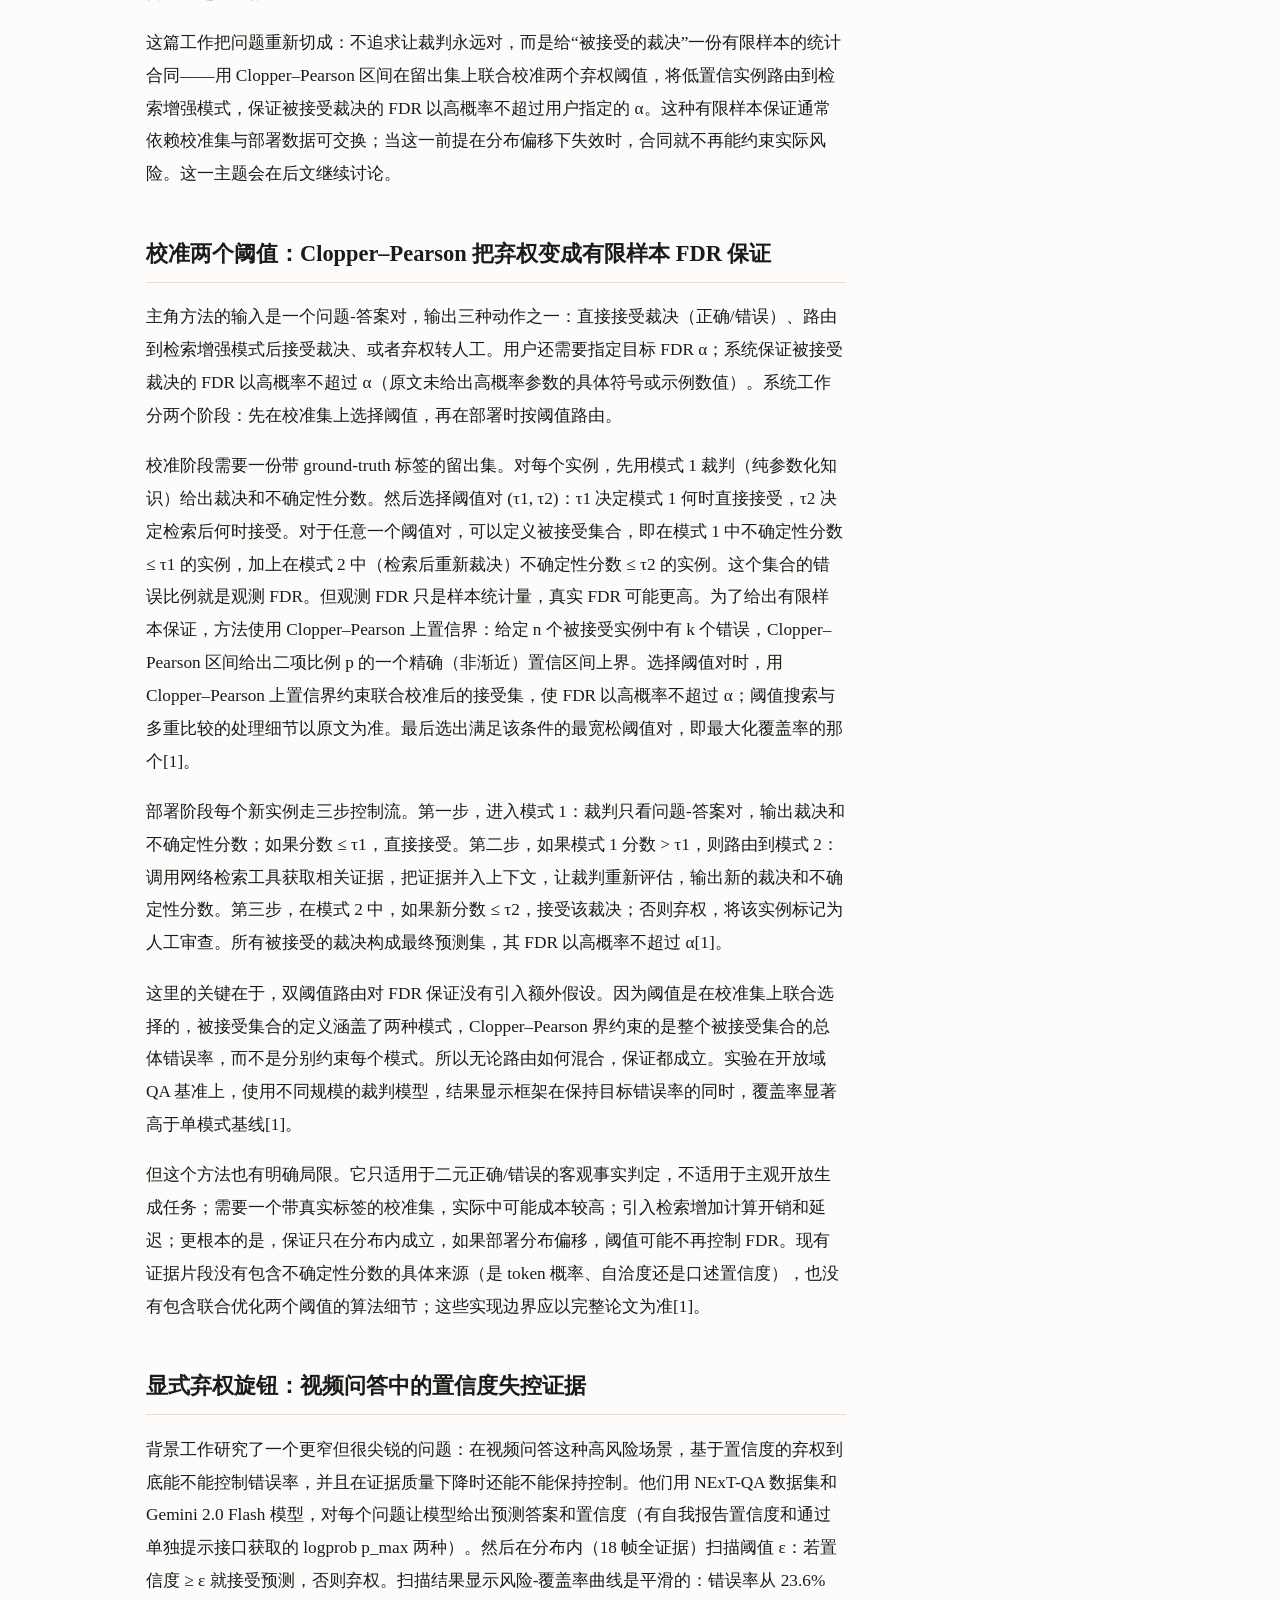
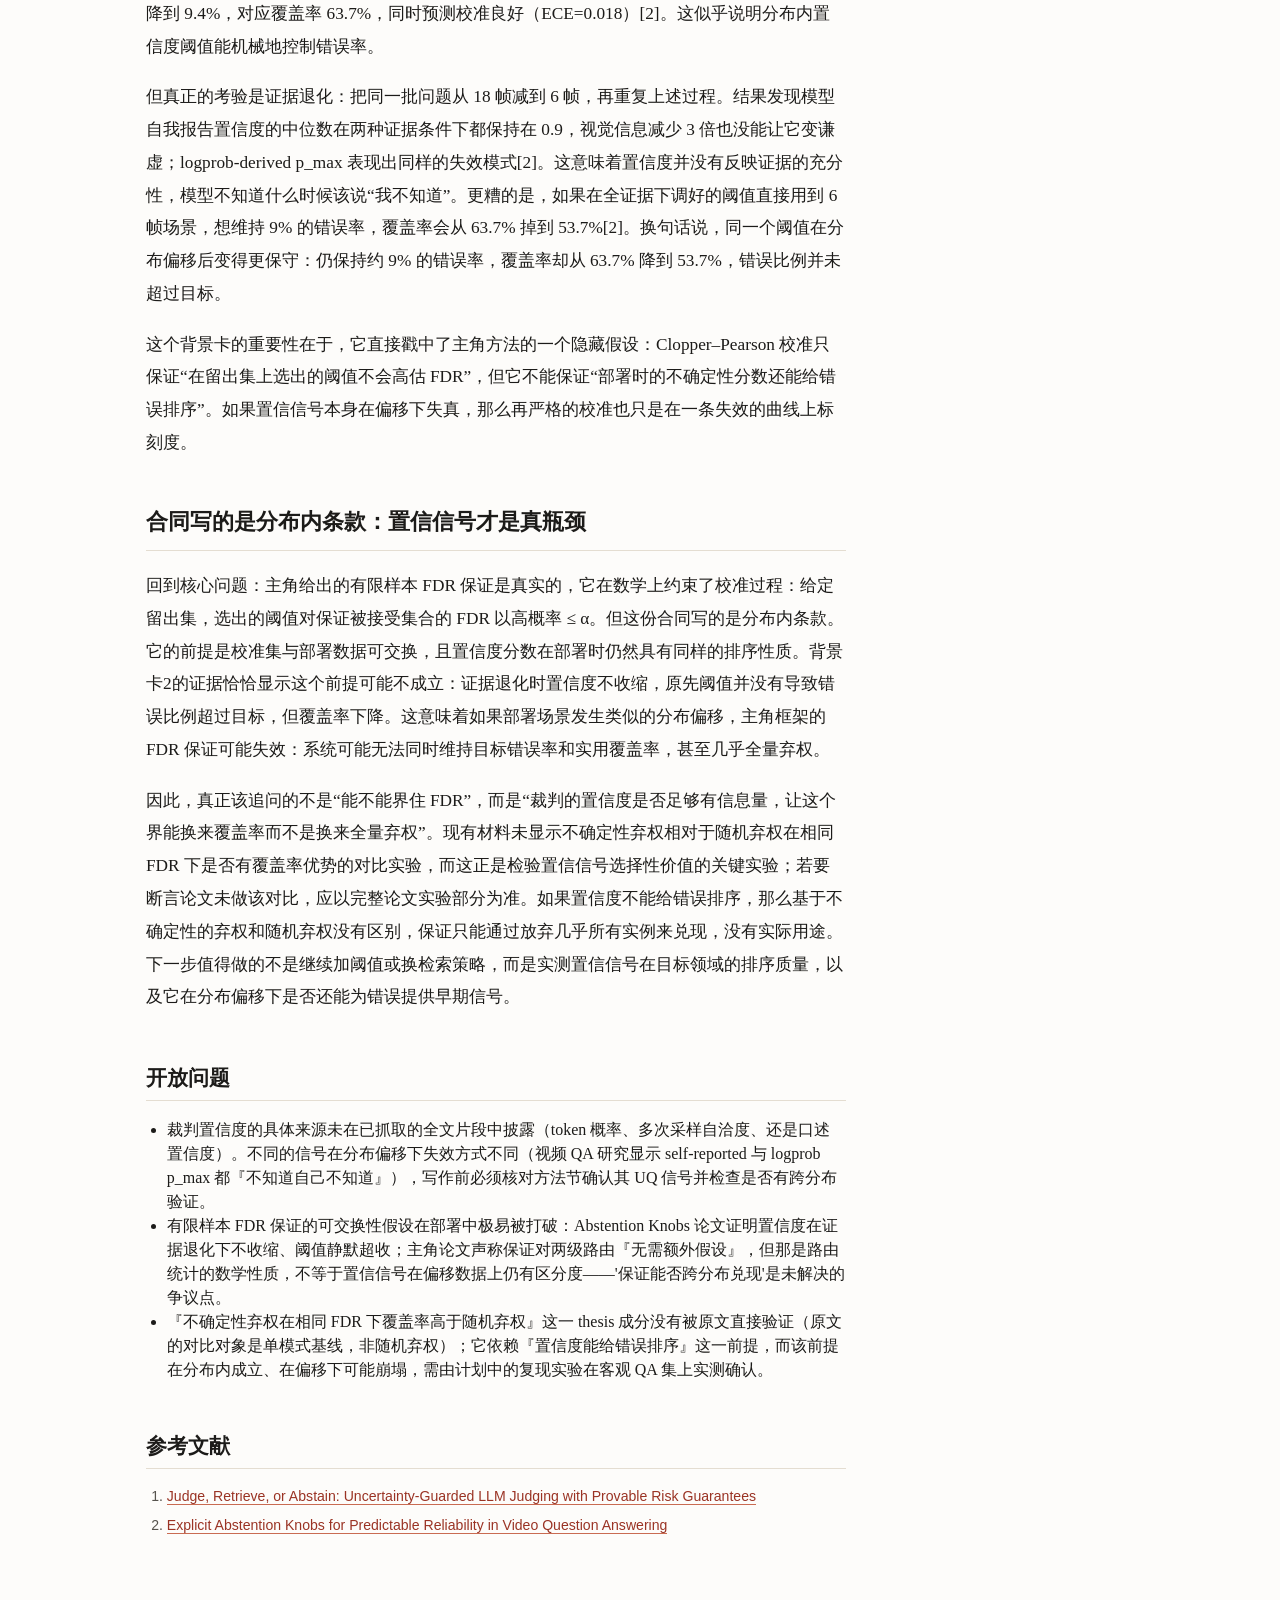
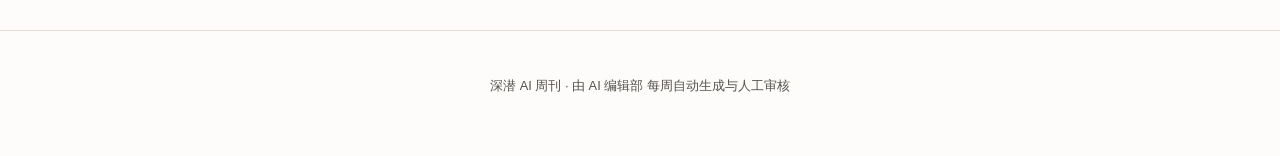
<file: docs/articles/2026-W34/index.html>
<!DOCTYPE html>
<html lang="zh-CN">
<head>
  <meta charset="UTF-8" />
  <meta name="viewport" content="width=device-width, initial-scale=1.0" />
  <title>FDR 控制与置信失效：LLM 事实裁判的双阈值校准 · 深潜 AI 周刊</title>
  <link rel="icon" type="image/png" href="../../favicon.png" />
  <link rel="apple-touch-icon" href="../../logo.png" />
  <link rel="stylesheet" href="../../style.css" />
</head>
<body>
  <header class="masthead">
    <img class="masthead__mark" src="../../logo.png" width="72" height="72" alt="" />
    <p class="masthead__name">深潜 AI 周刊</p>
    <p class="masthead__slogan">每周潜入一个 AI 方向的深处</p>
    <nav class="masthead__nav">
      <a href="../../index.html">最新一期</a>
      <a href="../../archive.html">往期归档</a>
    </nav>
  </header>

  
<div class="page">
  <div class="layout">
    <article>
      <div class="article-header">
        <div class="article-header__meta">2026 年第 34 周 · Can uncertainty-aware abstention provably bound the risk of LLM judges?</div>
        <h1>FDR 控制与置信失效：LLM 事实裁判的双阈值校准</h1>
        <p class="article-header__subtitle">Clopper–Pearson 联合校准与检索回退把弃权变成有限样本风险合同，但合同不覆盖置信信号本身在分布偏移下的失真</p>
        <p class="article-header__date">2026-08-20</p>
      </div>

      
      <div class="featured-works">
        <p class="featured-works__title">本期精选工作</p>
        <ul>
          
          <li>
            <a href="https://arxiv.org/abs/2608.17994" target="_blank" rel="noopener">Judge, Retrieve, or Abstain: Uncertainty-Guarded LLM Judging with Provable Risk Guarantees</a> <span>[1]</span>
            <div class="why">本期主角：第一篇在参考无关的客观事实判定场景里，把 LLM 裁判的弃权/检索动作与有限样本 FDR 上界绑定，而非只报告经验准确率。</div>
          </li>
          
          <li>
            <a href="https://arxiv.org/abs/2601.00138" target="_blank" rel="noopener">Explicit Abstention Knobs for Predictable Reliability in Video Question Answering</a> <span>[2]</span>
            <div class="why">正面回答了本期要验证的『随机弃权 vs 不确定性弃权』：证实置信度阈值在分布内给出平滑的 risk-coverage 机械控制，但揭示保证是『分布内合同』——证据退化时置信度不收缩，模型『不知道自己不知道』。</div>
          </li>
          
          <li>
            <a href="https://arxiv.org/abs/2110.01052" target="_blank" rel="noopener">Learn then Test: Calibrating Predictive Algorithms to Achieve Risk Control</a>
            <div class="why">机制祖先是它：把风险控制重构为多重假设检验，用校准数据给任意黑盒模型盖有限样本保证的章，是『在留出集上校准阈值使 FDR ≤ α』的直接出处。</div>
          </li>
          
          <li>
            <a href="https://arxiv.org/abs/2509.18658" target="_blank" rel="noopener">Analyzing Uncertainty of LLM-as-a-Judge: Interval Evaluations with Conformal Prediction</a>
            <div class="why">同一年、同一方向但目标不同的近邻工作：用 conformal prediction 给 LLM 裁判的打分输出预测区间，提供覆盖率保证——与本期论文的二元 FDR 控制互补，帮读者区分『评分的不确定区间』与『裁决的风险控制』。</div>
          </li>
          
          <li>
            <a href="https://arxiv.org/abs/2208.02814" target="_blank" rel="noopener">Conformal Risk Control</a>
            <div class="why">把 conformal 的覆盖率保证推广到任意单调有界损失的期望控制，是 FDR 控制更一般的理论容器；也提供了与 Clopper–Pearson『高概率界』相对的『期望界』视角。</div>
          </li>
          
        </ul>
      </div>
      

      <div class="article-body">
        
        <h2 id="section-1">为什么 LLM 裁判需要一张风险合同</h2>
        <p>用 LLM 当裁判，在主观题上已经够用：评估 helpfulness、alignment 这类没有单一标准答案的任务时，近似一致就足够了[1]。但把同一个裁判用到客观事实判定上，问题立刻变了性质。比如问“哪家公司最先发布商用量子计算机？”答案有对错，裁判要么知道要么不知道；它可能因为参数知识缺失或幻觉给出错误裁决，而且失败时往往是沉默的——它照样输出一个自信的裁决，不会喊“我不确定”。这是因为裁判的自信与它是否真的掌握证据是两回事。</p>
<p>自然的解法是选择性预测：给每个裁决配一个不确定性分数，低于阈值就弃权，只接受高置信的裁决，用覆盖率换错误率。但现有做法通常只是手动调阈值，既没有正式的风险保证，也没有在不确定时引入检索回退。更关键的是，这些方法隐含假设“置信度能跟踪错误”，而这个假设在分布偏移下会失效。视频问答研究给出了量化证据：当视觉证据从 18 帧减到 6 帧，模型自我报告的置信度中位数保持在 0.9，根本不知道信息少了；同样把错误率控制在 9.4%，覆盖率从 63.7% 掉到 53.7%[2]。这意味着旧方法在分布内看起来还行，但一旦证据质量变化，原先调好的阈值会变得更保守：仍保持约 9% 的错误率，覆盖率却从 63.7% 掉到 53.7%，错误比例并未超过目标。</p>
<p>这篇工作把问题重新切成：不追求让裁判永远对，而是给“被接受的裁决”一份有限样本的统计合同——用 Clopper–Pearson 区间在留出集上联合校准两个弃权阈值，将低置信实例路由到检索增强模式，保证被接受裁决的 FDR 以高概率不超过用户指定的 α。这种有限样本保证通常依赖校准集与部署数据可交换；当这一前提在分布偏移下失效时，合同就不再能约束实际风险。这一主题会在后文继续讨论。</p>
        
        <h2 id="section-2">校准两个阈值：Clopper–Pearson 把弃权变成有限样本 FDR 保证</h2>
        <p>主角方法的输入是一个问题-答案对，输出三种动作之一：直接接受裁决（正确/错误）、路由到检索增强模式后接受裁决、或者弃权转人工。用户还需要指定目标 FDR α；系统保证被接受裁决的 FDR 以高概率不超过 α（原文未给出高概率参数的具体符号或示例数值）。系统工作分两个阶段：先在校准集上选择阈值，再在部署时按阈值路由。</p>
<p>校准阶段需要一份带 ground-truth 标签的留出集。对每个实例，先用模式 1 裁判（纯参数化知识）给出裁决和不确定性分数。然后选择阈值对 (τ1, τ2)：τ1 决定模式 1 何时直接接受，τ2 决定检索后何时接受。对于任意一个阈值对，可以定义被接受集合，即在模式 1 中不确定性分数 ≤ τ1 的实例，加上在模式 2 中（检索后重新裁决）不确定性分数 ≤ τ2 的实例。这个集合的错误比例就是观测 FDR。但观测 FDR 只是样本统计量，真实 FDR 可能更高。为了给出有限样本保证，方法使用 Clopper–Pearson 上置信界：给定 n 个被接受实例中有 k 个错误，Clopper–Pearson 区间给出二项比例 p 的一个精确（非渐近）置信区间上界。选择阈值对时，用 Clopper–Pearson 上置信界约束联合校准后的接受集，使 FDR 以高概率不超过 α；阈值搜索与多重比较的处理细节以原文为准。最后选出满足该条件的最宽松阈值对，即最大化覆盖率的那个[1]。</p>
<p>部署阶段每个新实例走三步控制流。第一步，进入模式 1：裁判只看问题-答案对，输出裁决和不确定性分数；如果分数 ≤ τ1，直接接受。第二步，如果模式 1 分数 &gt; τ1，则路由到模式 2：调用网络检索工具获取相关证据，把证据并入上下文，让裁判重新评估，输出新的裁决和不确定性分数。第三步，在模式 2 中，如果新分数 ≤ τ2，接受该裁决；否则弃权，将该实例标记为人工审查。所有被接受的裁决构成最终预测集，其 FDR 以高概率不超过 α[1]。</p>
<p>这里的关键在于，双阈值路由对 FDR 保证没有引入额外假设。因为阈值是在校准集上联合选择的，被接受集合的定义涵盖了两种模式，Clopper–Pearson 界约束的是整个被接受集合的总体错误率，而不是分别约束每个模式。所以无论路由如何混合，保证都成立。实验在开放域 QA 基准上，使用不同规模的裁判模型，结果显示框架在保持目标错误率的同时，覆盖率显著高于单模式基线[1]。</p>
<p>但这个方法也有明确局限。它只适用于二元正确/错误的客观事实判定，不适用于主观开放生成任务；需要一个带真实标签的校准集，实际中可能成本较高；引入检索增加计算开销和延迟；更根本的是，保证只在分布内成立，如果部署分布偏移，阈值可能不再控制 FDR。现有证据片段没有包含不确定性分数的具体来源（是 token 概率、自洽度还是口述置信度），也没有包含联合优化两个阈值的算法细节；这些实现边界应以完整论文为准[1]。</p>
        
        <h2 id="section-3">显式弃权旋钮：视频问答中的置信度失控证据</h2>
        <p>背景工作研究了一个更窄但很尖锐的问题：在视频问答这种高风险场景，基于置信度的弃权到底能不能控制错误率，并且在证据质量下降时还能不能保持控制。他们用 NExT-QA 数据集和 Gemini 2.0 Flash 模型，对每个问题让模型给出预测答案和置信度（有自我报告置信度和通过单独提示接口获取的 logprob p_max 两种）。然后在分布内（18 帧全证据）扫描阈值 ε：若置信度 ≥ ε 就接受预测，否则弃权。扫描结果显示风险-覆盖率曲线是平滑的：错误率从 23.6% 降到 9.4%，对应覆盖率 63.7%，同时预测校准良好（ECE=0.018）[2]。这似乎说明分布内置信度阈值能机械地控制错误率。</p>
<p>但真正的考验是证据退化：把同一批问题从 18 帧减到 6 帧，再重复上述过程。结果发现模型自我报告置信度的中位数在两种证据条件下都保持在 0.9，视觉信息减少 3 倍也没能让它变谦虚；logprob-derived p_max 表现出同样的失效模式[2]。这意味着置信度并没有反映证据的充分性，模型不知道什么时候该说“我不知道”。更糟的是，如果在全证据下调好的阈值直接用到 6 帧场景，想维持 9% 的错误率，覆盖率会从 63.7% 掉到 53.7%[2]。换句话说，同一个阈值在分布偏移后变得更保守：仍保持约 9% 的错误率，覆盖率却从 63.7% 降到 53.7%，错误比例并未超过目标。</p>
<p>这个背景卡的重要性在于，它直接戳中了主角方法的一个隐藏假设：Clopper–Pearson 校准只保证“在留出集上选出的阈值不会高估 FDR”，但它不能保证“部署时的不确定性分数还能给错误排序”。如果置信信号本身在偏移下失真，那么再严格的校准也只是在一条失效的曲线上标刻度。</p>
        
        <h2 id="section-4">合同写的是分布内条款：置信信号才是真瓶颈</h2>
        <p>回到核心问题：主角给出的有限样本 FDR 保证是真实的，它在数学上约束了校准过程：给定留出集，选出的阈值对保证被接受集合的 FDR 以高概率 ≤ α。但这份合同写的是分布内条款。它的前提是校准集与部署数据可交换，且置信度分数在部署时仍然具有同样的排序性质。背景卡2的证据恰恰显示这个前提可能不成立：证据退化时置信度不收缩，原先阈值并没有导致错误比例超过目标，但覆盖率下降。这意味着如果部署场景发生类似的分布偏移，主角框架的 FDR 保证可能失效：系统可能无法同时维持目标错误率和实用覆盖率，甚至几乎全量弃权。</p>
<p>因此，真正该追问的不是“能不能界住 FDR”，而是“裁判的置信度是否足够有信息量，让这个界能换来覆盖率而不是换来全量弃权”。现有材料未显示不确定性弃权相对于随机弃权在相同 FDR 下是否有覆盖率优势的对比实验，而这正是检验置信信号选择性价值的关键实验；若要断言论文未做该对比，应以完整论文实验部分为准。如果置信度不能给错误排序，那么基于不确定性的弃权和随机弃权没有区别，保证只能通过放弃几乎所有实例来兑现，没有实际用途。下一步值得做的不是继续加阈值或换检索策略，而是实测置信信号在目标领域的排序质量，以及它在分布偏移下是否还能为错误提供早期信号。</p>
        
      </div>

      
      <div class="section-block open-questions">
        <h2>开放问题</h2>
        <ul>
          
          <li>裁判置信度的具体来源未在已抓取的全文片段中披露（token 概率、多次采样自洽度、还是口述置信度）。不同的信号在分布偏移下失效方式不同（视频 QA 研究显示 self-reported 与 logprob p_max 都『不知道自己不知道』），写作前必须核对方法节确认其 UQ 信号并检查是否有跨分布验证。</li>
          
          <li>有限样本 FDR 保证的可交换性假设在部署中极易被打破：Abstention Knobs 论文证明置信度在证据退化下不收缩、阈值静默超收；主角论文声称保证对两级路由『无需额外假设』，但那是路由统计的数学性质，不等于置信信号在偏移数据上仍有区分度——&#39;保证能否跨分布兑现&#39;是未解决的争议点。</li>
          
          <li>『不确定性弃权在相同 FDR 下覆盖率高于随机弃权』这一 thesis 成分没有被原文直接验证（原文的对比对象是单模式基线，非随机弃权）；它依赖『置信度能给错误排序』这一前提，而该前提在分布内成立、在偏移下可能崩塌，需由计划中的复现实验在客观 QA 集上实测确认。</li>
          
        </ul>
      </div>
      

      
      <div class="section-block">
        <h2>参考文献</h2>
        <ol class="bibliography">
          
          <li id="ref-1"><a href="https://arxiv.org/abs/2608.17994" target="_blank" rel="noopener">Judge, Retrieve, or Abstain: Uncertainty-Guarded LLM Judging with Provable Risk Guarantees</a></li>
          
          <li id="ref-2"><a href="https://arxiv.org/abs/2601.00138" target="_blank" rel="noopener">Explicit Abstention Knobs for Predictable Reliability in Video Question Answering</a></li>
          
        </ol>
      </div>
      
    </article>

    <nav class="toc">
      <p class="toc__title">目录</p>
      <ol>
        
        <li><a href="#section-1">为什么 LLM 裁判需要一张风险合同</a></li>
        
        <li><a href="#section-2">校准两个阈值：Clopper–Pearson 把弃权变成有限样本 FDR 保证</a></li>
        
        <li><a href="#section-3">显式弃权旋钮：视频问答中的置信度失控证据</a></li>
        
        <li><a href="#section-4">合同写的是分布内条款：置信信号才是真瓶颈</a></li>
        
      </ol>
    </nav>
  </div>
</div>


  <footer class="site-footer">
    <p>深潜 AI 周刊 · 由 AI 编辑部 每周自动生成与人工审核</p>
  </footer>
</body>
</html>
</file>
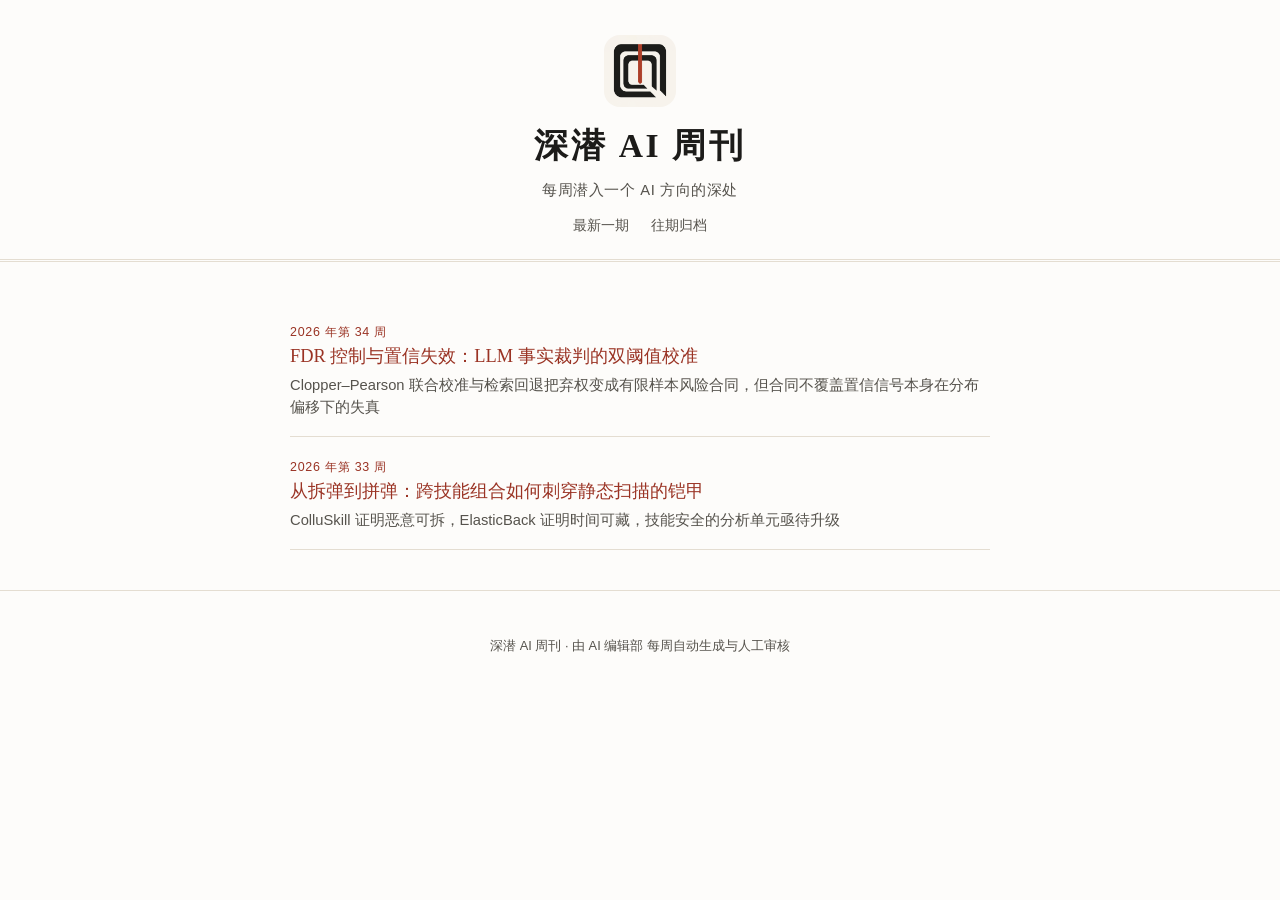
<file: docs/archive.html>
<!DOCTYPE html>
<html lang="zh-CN">
<head>
  <meta charset="UTF-8" />
  <meta name="viewport" content="width=device-width, initial-scale=1.0" />
  <title>往期归档 · 深潜 AI 周刊</title>
  <link rel="icon" type="image/png" href="favicon.png" />
  <link rel="apple-touch-icon" href="logo.png" />
  <link rel="stylesheet" href="style.css" />
</head>
<body>
  <header class="masthead">
    <img class="masthead__mark" src="logo.png" width="72" height="72" alt="" />
    <p class="masthead__name">深潜 AI 周刊</p>
    <p class="masthead__slogan">每周潜入一个 AI 方向的深处</p>
    <nav class="masthead__nav">
      <a href="index.html">最新一期</a>
      <a href="archive.html">往期归档</a>
    </nav>
  </header>

  
<div class="page">
  <ul class="archive-list">
    
    <li>
      <span class="week">2026 年第 34 周</span><br />
      <a href="articles/2026-W34/index.html">FDR 控制与置信失效：LLM 事实裁判的双阈值校准</a>
      <span class="subtitle">Clopper–Pearson 联合校准与检索回退把弃权变成有限样本风险合同，但合同不覆盖置信信号本身在分布偏移下的失真</span>
    </li>
    
    <li>
      <span class="week">2026 年第 33 周</span><br />
      <a href="articles/2026-W33/index.html">从拆弹到拼弹：跨技能组合如何刺穿静态扫描的铠甲</a>
      <span class="subtitle">ColluSkill 证明恶意可拆，ElasticBack 证明时间可藏，技能安全的分析单元亟待升级</span>
    </li>
    
  </ul>
</div>


  <footer class="site-footer">
    <p>深潜 AI 周刊 · 由 AI 编辑部 每周自动生成与人工审核</p>
  </footer>
</body>
</html>
</file>
<file: docs/style.css>
/* 深潜 AI 周刊 —— 清爽、可读性优先的技术博客美学 */

:root {
  --bg: #fdfcfa;
  --bg-elevated: #f6f3ee;
  --ink: #1c1b19;
  --ink-soft: #56534d;
  --accent: #9a3324;
  --accent-soft: #c96b52;
  --border: #e4ddd1;
  --serif: "Noto Serif SC", "Source Han Serif SC", "Songti SC", Georgia, "Times New Roman", serif;
  --sans: "PingFang SC", "Helvetica Neue", Arial, "Hiragino Sans GB", sans-serif;
  --mono: "SF Mono", "Menlo", "Consolas", monospace;
  --content-width: 700px;
}

@media (prefers-color-scheme: dark) {
  :root {
    --bg: #16151a;
    --bg-elevated: #1e1d23;
    --ink: #eae7e1;
    --ink-soft: #a8a39a;
    --accent: #e08a72;
    --accent-soft: #c96b52;
    --border: #33313a;
  }
}

* {
  box-sizing: border-box;
}

body {
  margin: 0;
  background: var(--bg);
  color: var(--ink);
  font-family: var(--serif);
  line-height: 1.5;
  -webkit-font-smoothing: antialiased;
}

a {
  color: var(--accent);
  text-decoration: none;
  border-bottom: 1px solid var(--accent-soft);
}

a:hover {
  color: var(--accent-soft);
}

/* ---------- 报头 masthead ---------- */

.masthead {
  border-bottom: 3px double var(--border);
  padding: 2.2rem 1.5rem 1.4rem;
  text-align: center;
}

.masthead__mark {
  display: block;
  width: 72px;
  height: 72px;
  margin: 0 auto 0.85rem;
  border-radius: 16px;
}

.masthead__name {
  font-size: 2.1rem;
  font-weight: 700;
  letter-spacing: 0.08em;
  margin: 0;
}

.masthead__slogan {
  font-family: var(--sans);
  font-size: 0.92rem;
  color: var(--ink-soft);
  margin-top: 0.5rem;
  letter-spacing: 0.04em;
}

.masthead__nav {
  font-family: var(--sans);
  margin-top: 0.9rem;
  font-size: 0.85rem;
}

.masthead__nav a {
  margin: 0 0.6rem;
  border-bottom: none;
  color: var(--ink-soft);
}

.masthead__nav a:hover {
  color: var(--accent);
}

/* ---------- 版式容器 ---------- */

.page {
  max-width: 1180px;
  margin: 0 auto;
  padding: 0 1rem;
}

.layout {
  display: grid;
  grid-template-columns: minmax(0, var(--content-width)) 240px;
  gap: 3rem;
  padding: 2.5rem 0 5rem;
  justify-content: center;
}

@media (max-width: 980px) {
  .layout {
    grid-template-columns: minmax(0, 1fr);
  }
  .toc {
    display: none;
  }
}

/* ---------- 文章头部 ---------- */

.article-header {
  margin-bottom: 2.2rem;
}

.article-header__meta {
  font-family: var(--sans);
  font-size: 0.8rem;
  color: var(--accent);
  text-transform: uppercase;
  letter-spacing: 0.08em;
}

.article-header h1 {
  font-size: 2rem;
  line-height: 1.35;
  margin: 0.5rem 0 0.6rem;
}

.article-header__subtitle {
  font-family: var(--sans);
  color: var(--ink-soft);
  font-size: 1.05rem;
  font-style: italic;
}

.article-header__date {
  font-family: var(--sans);
  font-size: 0.8rem;
  color: var(--ink-soft);
  margin-top: 0.8rem;
}

/* ---------- 精选工作 callout ---------- */

.featured-works {
  background: var(--bg-elevated);
  border-left: 3px solid var(--accent);
  padding: 1.1rem 1.4rem;
  margin: 2rem 0;
  border-radius: 2px;
}

.featured-works__title {
  font-family: var(--sans);
  font-weight: 600;
  font-size: 0.85rem;
  text-transform: uppercase;
  letter-spacing: 0.06em;
  color: var(--accent);
  margin: 0 0 0.7rem;
}

.featured-works ul {
  margin: 0;
  padding-left: 1.1rem;
}

.featured-works li {
  margin-bottom: 0.6rem;
  font-size: 0.95rem;
}

.featured-works .why {
  color: var(--ink-soft);
  font-family: var(--sans);
  font-size: 0.88rem;
}

/* ---------- 正文 ---------- */

.article-body {
  font-size: 1.08rem;
  line-height: 1.9;
}

.article-body h2 {
  font-size: 1.4rem;
  margin-top: 2.6rem;
  padding-bottom: 0.4rem;
  border-bottom: 1px solid var(--border);
}

.article-body p {
  margin: 1.1rem 0;
}

.article-body code {
  font-family: var(--mono);
  background: var(--bg-elevated);
  padding: 0.1rem 0.35rem;
  border-radius: 3px;
  font-size: 0.9em;
}

.article-body blockquote {
  border-left: 3px solid var(--border);
  margin: 1.4rem 0;
  padding: 0.2rem 1.2rem;
  color: var(--ink-soft);
}

.article-body a {
  font-weight: 600;
}

/* ---------- 目录 TOC ---------- */

.toc {
  font-family: var(--sans);
  font-size: 0.85rem;
  position: sticky;
  top: 2.5rem;
  align-self: start;
  color: var(--ink-soft);
}

.toc__title {
  text-transform: uppercase;
  letter-spacing: 0.06em;
  font-size: 0.75rem;
  color: var(--accent);
  margin-bottom: 0.7rem;
}

.toc ol {
  list-style: none;
  padding: 0;
  margin: 0;
  border-left: 1px solid var(--border);
}

.toc li {
  padding: 0.3rem 0 0.3rem 0.8rem;
}

.toc a {
  color: var(--ink-soft);
  border-bottom: none;
}

.toc a:hover {
  color: var(--accent);
}

/* ---------- 参考文献 / 开放问题 ---------- */

.section-block {
  margin-top: 3rem;
}

.section-block h2 {
  font-size: 1.3rem;
  border-bottom: 1px solid var(--border);
  padding-bottom: 0.4rem;
}

.bibliography {
  font-family: var(--sans);
  font-size: 0.88rem;
  color: var(--ink-soft);
  padding-left: 1.3rem;
}

.bibliography li {
  margin-bottom: 0.5rem;
}

.open-questions ul {
  padding-left: 1.3rem;
}

/* ---------- 归档页 ---------- */

.archive-list {
  list-style: none;
  padding: 0;
  max-width: var(--content-width);
  margin: 2.5rem auto;
}

.archive-list li {
  padding: 1.1rem 0;
  border-bottom: 1px solid var(--border);
}

.archive-list .week {
  font-family: var(--sans);
  font-size: 0.78rem;
  color: var(--accent);
  text-transform: uppercase;
  letter-spacing: 0.06em;
}

.archive-list a {
  font-size: 1.15rem;
  border-bottom: none;
}

.archive-list .subtitle {
  display: block;
  font-family: var(--sans);
  color: var(--ink-soft);
  font-size: 0.92rem;
  margin-top: 0.2rem;
}

/* ---------- 页脚 ---------- */

.site-footer {
  text-align: center;
  font-family: var(--sans);
  font-size: 0.8rem;
  color: var(--ink-soft);
  padding: 2rem 1rem 3rem;
  border-top: 1px solid var(--border);
}
</file>
